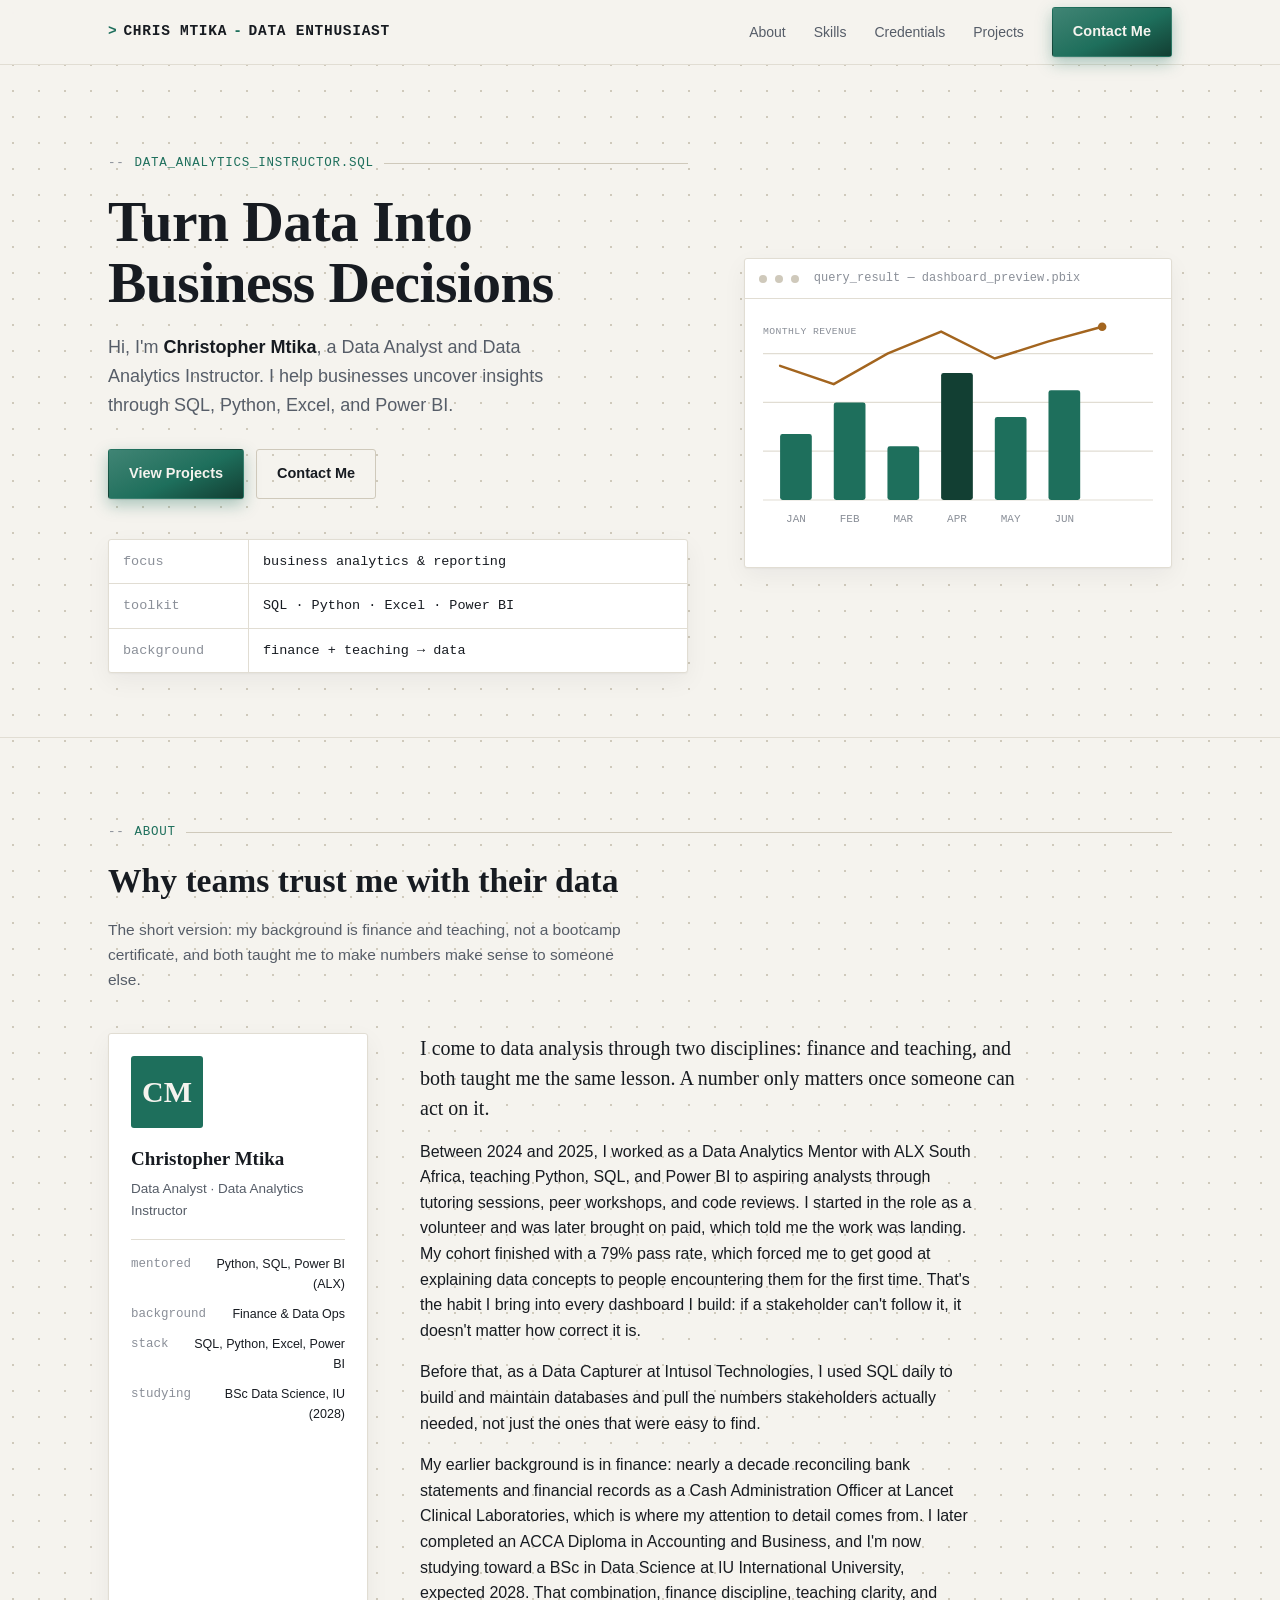
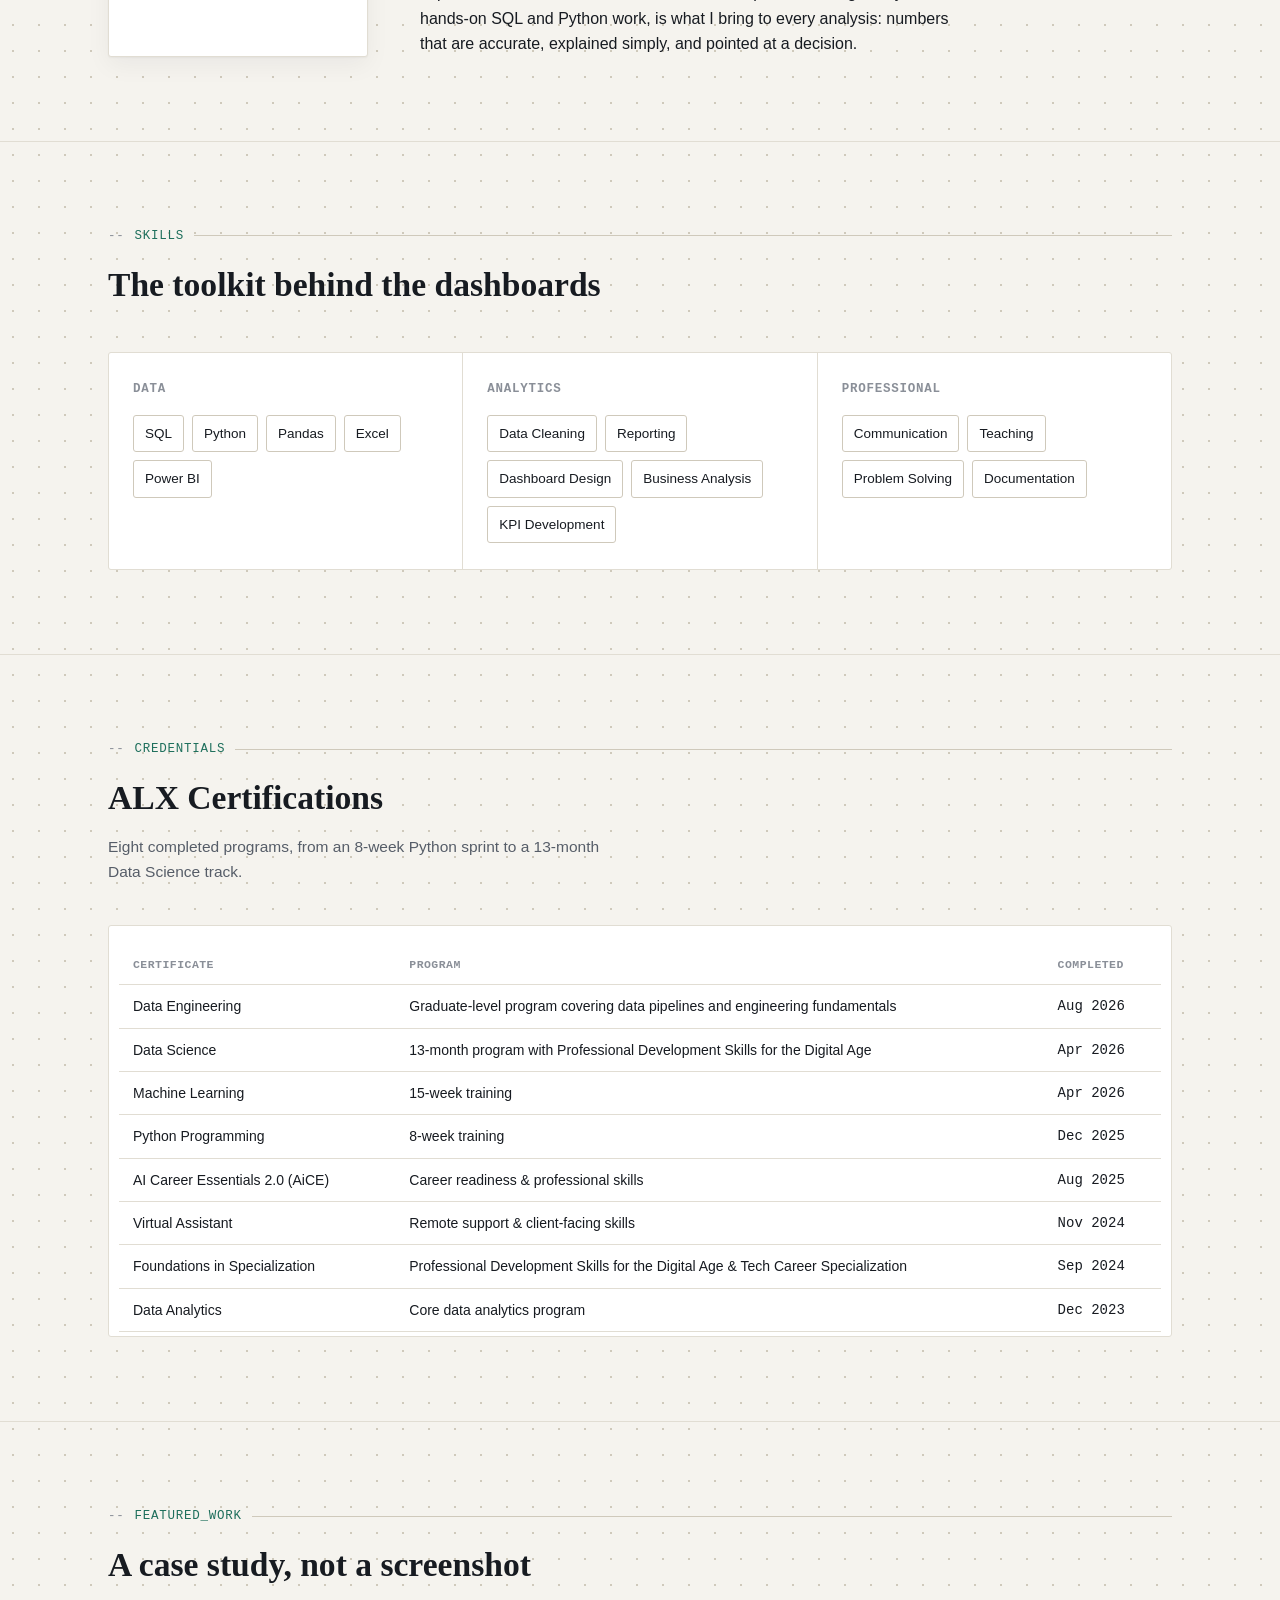
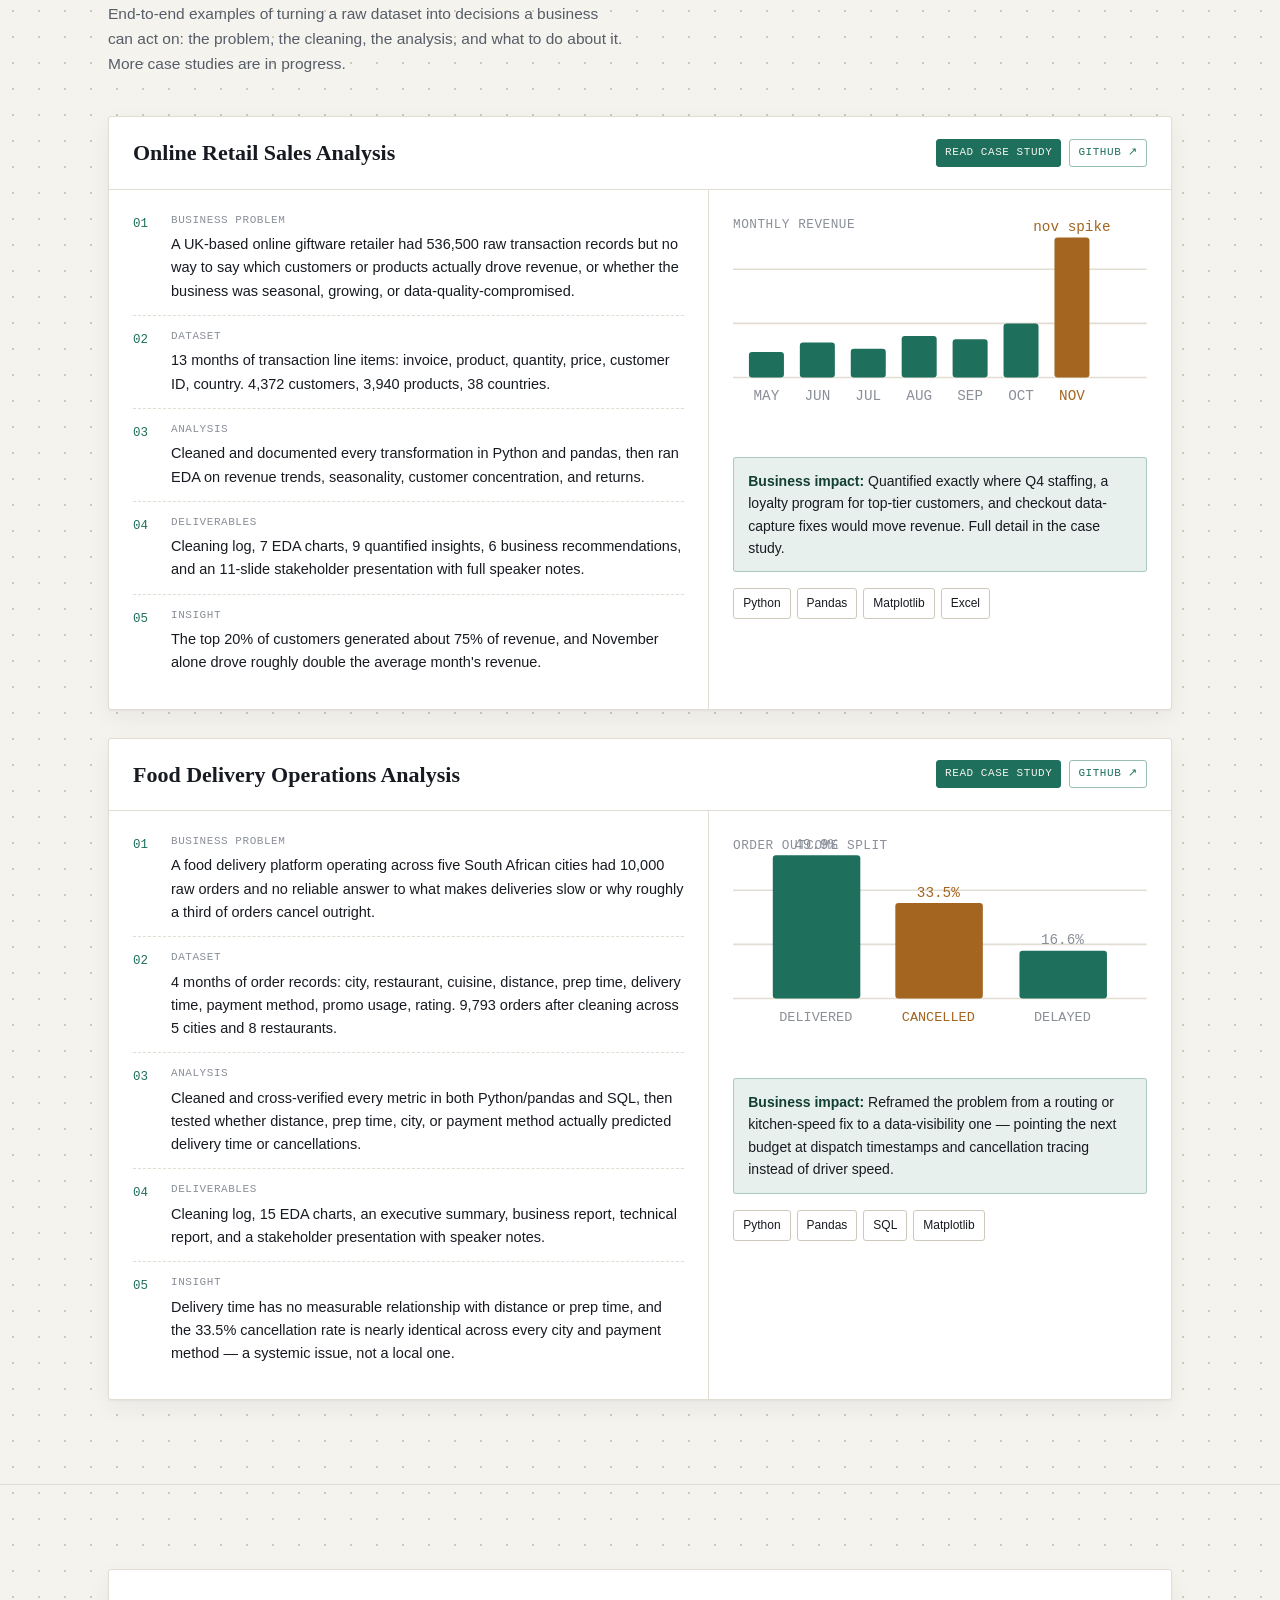
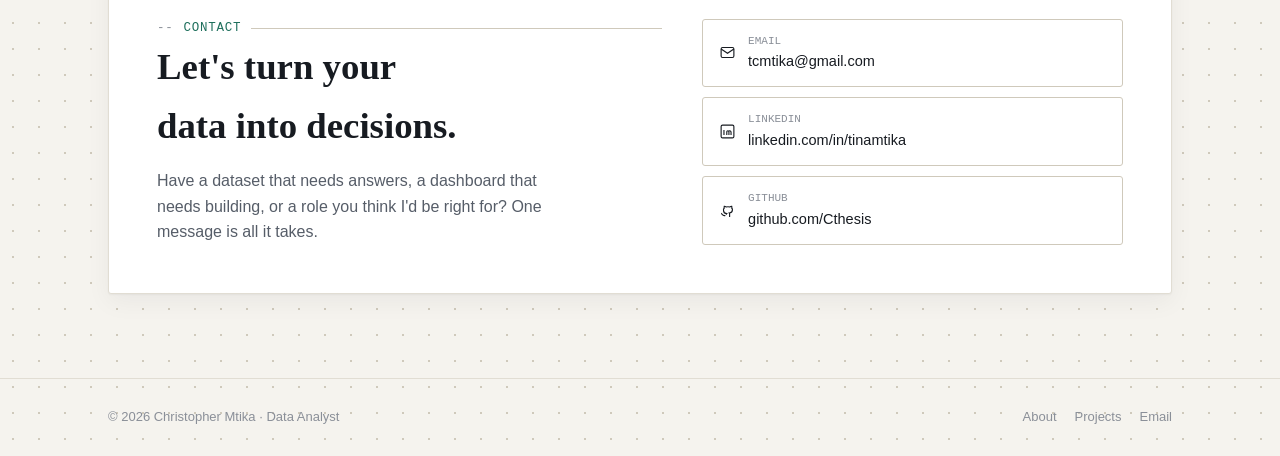
<file: index.html>
<!doctype html>
<html lang="en">
<head>
<meta charset="utf-8" />
<title>Christopher Mtika — Data Analyst</title>
<meta name="description" content="Christopher Mtika is a Data Analyst and Data Analytics Instructor who turns raw datasets into decisions, using SQL, Python, Excel, and Power BI." />
<meta name="viewport" content="width=device-width, initial-scale=1" />
<link rel="canonical" href="https://cthesis.github.io/" />
<meta property="og:type" content="website" />
<meta property="og:title" content="Christopher Mtika — Data Analyst" />
<meta property="og:description" content="Data Analyst and Data Analytics Instructor who turns raw datasets into decisions." />
<meta property="og:url" content="https://cthesis.github.io/" />
<meta name="theme-color" content="#1e6f5c" />
<link rel="stylesheet" href="assets/css/style.css" />
</head>
<body>

<a class="skip-link" href="#top">Skip to content</a>

<header class="site">
  <div class="wrap nav">
    <a href="#top" class="brand"><span class="dot">&gt;</span> chris mtika <span class="dot">-</span> data enthusiast</a>
    <input type="checkbox" id="navToggle" />
    <nav class="navlinks">
      <a href="#about">About</a>
      <a href="#skills">Skills</a>
      <a href="#credentials">Credentials</a>
      <a href="#projects">Projects</a>
      <a href="#contact" class="btn btn-primary cta">Contact Me</a>
    </nav>
    <label for="navToggle" class="hamburger" aria-label="Toggle menu">
      <svg width="18" height="14" viewBox="0 0 18 14" fill="none"><path d="M0 1h18M0 7h18M0 13h18" stroke="currentColor" stroke-width="1.6"/></svg>
    </label>
  </div>
</header>

<main id="top">
  <!-- ================= HERO ================= -->
  <section class="hero">
    <div class="wrap hero-grid">
      <div class="reveal">
        <p class="eyebrow">data_analytics_instructor.sql<span class="rule"></span></p>
        <h1>Turn Data Into Business Decisions</h1>
        <p class="lede">Hi, I'm <strong>Christopher Mtika</strong>, a Data Analyst and Data Analytics Instructor. I help businesses uncover insights through SQL, Python, Excel, and Power BI.</p>
        <div class="hero-actions">
          <a href="#projects" class="btn btn-primary">View Projects</a>
          <a href="#contact" class="btn btn-ghost">Contact Me</a>
        </div>

        <div class="config-strip mono">
          <div class="row"><div class="key">focus</div><div class="val">business analytics &amp; reporting</div></div>
          <div class="row"><div class="key">toolkit</div><div class="val">SQL · Python · Excel · Power BI</div></div>
          <div class="row"><div class="key">background</div><div class="val">finance + teaching &rarr; data</div></div>
        </div>
      </div>

      <div class="mock reveal" aria-hidden="true">
        <div class="bar"><span class="chip"></span><span class="chip"></span><span class="chip"></span>&nbsp;query_result — dashboard_preview.pbix</div>
        <div class="body">
          <svg viewBox="0 0 320 190" xmlns="http://www.w3.org/2000/svg">
            <text x="0" y="14" class="mono" font-size="8" letter-spacing="0.04em" fill="var(--ink-faint)">MONTHLY REVENUE</text>
            <line x1="0" y1="150" x2="320" y2="150" stroke="var(--line)" stroke-width="1"/>
            <line x1="0" y1="110" x2="320" y2="110" stroke="var(--line)" stroke-width="1"/>
            <line x1="0" y1="70" x2="320" y2="70" stroke="var(--line)" stroke-width="1"/>
            <line x1="0" y1="30" x2="320" y2="30" stroke="var(--line)" stroke-width="1"/>
            <g fill="var(--accent)">
              <rect x="14" y="96" width="26" height="54" rx="2"/>
              <rect x="58" y="70" width="26" height="80" rx="2"/>
              <rect x="102" y="106" width="26" height="44" rx="2"/>
              <rect x="146" y="46" width="26" height="104" rx="2" fill="var(--accent-strong)"/>
              <rect x="190" y="82" width="26" height="68" rx="2"/>
              <rect x="234" y="60" width="26" height="90" rx="2"/>
            </g>
            <text x="27" y="168" text-anchor="middle" class="mono" font-size="9" fill="var(--ink-faint)">JAN</text>
            <text x="71" y="168" text-anchor="middle" class="mono" font-size="9" fill="var(--ink-faint)">FEB</text>
            <text x="115" y="168" text-anchor="middle" class="mono" font-size="9" fill="var(--ink-faint)">MAR</text>
            <text x="159" y="168" text-anchor="middle" class="mono" font-size="9" fill="var(--ink-faint)">APR</text>
            <text x="203" y="168" text-anchor="middle" class="mono" font-size="9" fill="var(--ink-faint)">MAY</text>
            <text x="247" y="168" text-anchor="middle" class="mono" font-size="9" fill="var(--ink-faint)">JUN</text>
            <path d="M14 40 L58 55 L102 30 L146 12 L190 34 L234 20 L278 8" fill="none" stroke="var(--tag-amber)" stroke-width="2" stroke-linecap="round"/>
            <circle cx="278" cy="8" r="3.5" fill="var(--tag-amber)"/>
          </svg>
        </div>
      </div>
    </div>
  </section>

  <!-- ================= ABOUT ================= -->
  <section class="section" id="about">
    <div class="wrap">
      <div class="section-head reveal">
        <p class="eyebrow">about<span class="rule"></span></p>
        <h2 class="section-title">Why teams trust me with their data</h2>
        <p class="section-sub">The short version: my background is finance and teaching, not a bootcamp certificate, and both taught me to make numbers make sense to someone else.</p>
      </div>

      <div class="about-grid">
        <div class="id-card reveal">
          <div class="id-mono">CM</div>
          <div class="name">Christopher Mtika</div>
          <div class="role">Data Analyst · Data Analytics Instructor</div>
          <ul class="facts">
            <li><span class="k">mentored</span><span class="v">Python, SQL, Power BI (ALX)</span></li>
            <li><span class="k">background</span><span class="v">Finance &amp; Data Ops</span></li>
            <li><span class="k">stack</span><span class="v">SQL, Python, Excel, Power BI</span></li>
            <li><span class="k">studying</span><span class="v">BSc Data Science, IU (2028)</span></li>
          </ul>
        </div>

        <div class="about-copy reveal">
          <p class="lead">I come to data analysis through two disciplines: finance and teaching, and both taught me the same lesson. A number only matters once someone can act on it.</p>
          <p>Between 2024 and 2025, I worked as a Data Analytics Mentor with ALX South Africa, teaching Python, SQL, and Power BI to aspiring analysts through tutoring sessions, peer workshops, and code reviews. I started in the role as a volunteer and was later brought on paid, which told me the work was landing. My cohort finished with a 79% pass rate, which forced me to get good at explaining data concepts to people encountering them for the first time. That's the habit I bring into every dashboard I build: if a stakeholder can't follow it, it doesn't matter how correct it is.</p>
          <p>Before that, as a Data Capturer at Intusol Technologies, I used SQL daily to build and maintain databases and pull the numbers stakeholders actually needed, not just the ones that were easy to find.</p>
          <p>My earlier background is in finance: nearly a decade reconciling bank statements and financial records as a Cash Administration Officer at Lancet Clinical Laboratories, which is where my attention to detail comes from. I later completed an ACCA Diploma in Accounting and Business, and I'm now studying toward a BSc in Data Science at IU International University, expected 2028. That combination, finance discipline, teaching clarity, and hands-on SQL and Python work, is what I bring to every analysis: numbers that are accurate, explained simply, and pointed at a decision.</p>
        </div>
      </div>
    </div>
  </section>

  <!-- ================= SKILLS ================= -->
  <section class="section" id="skills">
    <div class="wrap">
      <div class="section-head reveal">
        <p class="eyebrow">skills<span class="rule"></span></p>
        <h2 class="section-title">The toolkit behind the dashboards</h2>
      </div>

      <div class="skills-grid reveal">
        <div class="skill-col">
          <h3>Data</h3>
          <div class="tag-list">
            <span class="tag">SQL</span><span class="tag">Python</span><span class="tag">Pandas</span><span class="tag">Excel</span><span class="tag">Power BI</span>
          </div>
        </div>
        <div class="skill-col">
          <h3>Analytics</h3>
          <div class="tag-list">
            <span class="tag">Data Cleaning</span><span class="tag">Reporting</span><span class="tag">Dashboard Design</span><span class="tag">Business Analysis</span><span class="tag">KPI Development</span>
          </div>
        </div>
        <div class="skill-col">
          <h3>Professional</h3>
          <div class="tag-list">
            <span class="tag">Communication</span><span class="tag">Teaching</span><span class="tag">Problem Solving</span><span class="tag">Documentation</span>
          </div>
        </div>
      </div>
    </div>
  </section>

  <!-- ================= CREDENTIALS ================= -->
  <section class="section" id="credentials">
    <div class="wrap">
      <div class="section-head reveal">
        <p class="eyebrow">credentials<span class="rule"></span></p>
        <h2 class="section-title">ALX Certifications</h2>
        <p class="section-sub">Eight completed programs, from an 8-week Python sprint to a 13-month Data Science track.</p>
      </div>

      <div class="table-wrap reveal">
        <table class="data-table">
          <thead>
            <tr><th>Certificate</th><th>Program</th><th>Completed</th></tr>
          </thead>
          <tbody>
            <tr><td>Data Engineering</td><td>Graduate-level program covering data pipelines and engineering fundamentals</td><td class="num">Aug 2026</td></tr>
            <tr><td>Data Science</td><td>13-month program with Professional Development Skills for the Digital Age</td><td class="num">Apr 2026</td></tr>
            <tr><td>Machine Learning</td><td>15-week training</td><td class="num">Apr 2026</td></tr>
            <tr><td>Python Programming</td><td>8-week training</td><td class="num">Dec 2025</td></tr>
            <tr><td>AI Career Essentials 2.0 (AiCE)</td><td>Career readiness &amp; professional skills</td><td class="num">Aug 2025</td></tr>
            <tr><td>Virtual Assistant</td><td>Remote support &amp; client-facing skills</td><td class="num">Nov 2024</td></tr>
            <tr><td>Foundations in Specialization</td><td>Professional Development Skills for the Digital Age &amp; Tech Career Specialization</td><td class="num">Sep 2024</td></tr>
            <tr><td>Data Analytics</td><td>Core data analytics program</td><td class="num">Dec 2023</td></tr>
          </tbody>
        </table>
      </div>
    </div>
  </section>

  <!-- ================= PROJECTS ================= -->
  <section class="section" id="projects">
    <div class="wrap">
      <div class="section-head reveal">
        <p class="eyebrow">featured_work<span class="rule"></span></p>
        <h2 class="section-title">A case study, not a screenshot</h2>
        <p class="section-sub">End-to-end examples of turning a raw dataset into decisions a business can act on: the problem, the cleaning, the analysis, and what to do about it. More case studies are in progress.</p>
      </div>

      <article class="project-card reveal">
        <div class="project-top">
          <h3 class="project-name">Online Retail Sales Analysis</h3>
          <div class="project-top-links">
            <a class="case-link solid" href="projects/online-retail-sales-analysis/">Read Case Study</a>
            <a class="case-link" href="https://github.com/Cthesis/online-retail-sales-analysis" target="_blank" rel="noopener">GitHub &#8599;</a>
          </div>
        </div>
        <div class="project-body">
          <div class="project-steps">
            <div class="step"><div class="n">01</div><div><div class="label">Business Problem</div><div class="text">A UK-based online giftware retailer had 536,500 raw transaction records but no way to say which customers or products actually drove revenue, or whether the business was seasonal, growing, or data-quality-compromised.</div></div></div>
            <div class="step"><div class="n">02</div><div><div class="label">Dataset</div><div class="text">13 months of transaction line items: invoice, product, quantity, price, customer ID, country. 4,372 customers, 3,940 products, 38 countries.</div></div></div>
            <div class="step"><div class="n">03</div><div><div class="label">Analysis</div><div class="text">Cleaned and documented every transformation in Python and pandas, then ran EDA on revenue trends, seasonality, customer concentration, and returns.</div></div></div>
            <div class="step"><div class="n">04</div><div><div class="label">Deliverables</div><div class="text">Cleaning log, 7 EDA charts, 9 quantified insights, 6 business recommendations, and an 11-slide stakeholder presentation with full speaker notes.</div></div></div>
            <div class="step"><div class="n">05</div><div><div class="label">Insight</div><div class="text">The top 20% of customers generated about 75% of revenue, and November alone drove roughly double the average month's revenue.</div></div></div>
          </div>
          <div class="project-visual">
            <svg viewBox="0 0 260 144" xmlns="http://www.w3.org/2000/svg">
              <text x="0" y="10" class="mono" font-size="8" letter-spacing="0.04em" fill="var(--ink-faint)">MONTHLY REVENUE</text>
              <line x1="0" y1="104" x2="260" y2="104" stroke="var(--line)" stroke-width="1"/>
              <line x1="0" y1="70" x2="260" y2="70" stroke="var(--line)" stroke-width="1"/>
              <line x1="0" y1="36" x2="260" y2="36" stroke="var(--line)" stroke-width="1"/>
              <g fill="var(--accent)">
                <rect x="10" y="88" width="22" height="16" rx="2"/>
                <rect x="42" y="82" width="22" height="22" rx="2"/>
                <rect x="74" y="86" width="22" height="18" rx="2"/>
                <rect x="106" y="78" width="22" height="26" rx="2"/>
                <rect x="138" y="80" width="22" height="24" rx="2"/>
                <rect x="170" y="70" width="22" height="34" rx="2"/>
                <rect x="202" y="16" width="22" height="88" rx="2" fill="var(--tag-amber)"/>
              </g>
              <text x="21" y="118" text-anchor="middle" class="mono" font-size="9" fill="var(--ink-faint)">MAY</text>
              <text x="53" y="118" text-anchor="middle" class="mono" font-size="9" fill="var(--ink-faint)">JUN</text>
              <text x="85" y="118" text-anchor="middle" class="mono" font-size="9" fill="var(--ink-faint)">JUL</text>
              <text x="117" y="118" text-anchor="middle" class="mono" font-size="9" fill="var(--ink-faint)">AUG</text>
              <text x="149" y="118" text-anchor="middle" class="mono" font-size="9" fill="var(--ink-faint)">SEP</text>
              <text x="181" y="118" text-anchor="middle" class="mono" font-size="9" fill="var(--ink-faint)">OCT</text>
              <text x="213" y="118" text-anchor="middle" class="mono" font-size="9" fill="var(--tag-amber)">NOV</text>
              <text x="213" y="12" text-anchor="middle" class="mono" font-size="9" fill="var(--tag-amber)">nov spike</text>
            </svg>
            <div class="impact-line"><strong>Business impact:</strong> Quantified exactly where Q4 staffing, a loyalty program for top-tier customers, and checkout data-capture fixes would move revenue. Full detail in the case study.</div>
            <div class="tool-row"><span class="tag">Python</span><span class="tag">Pandas</span><span class="tag">Matplotlib</span><span class="tag">Excel</span></div>
          </div>
        </div>
      </article>

      <article class="project-card reveal">
        <div class="project-top">
          <h3 class="project-name">Food Delivery Operations Analysis</h3>
          <div class="project-top-links">
            <a class="case-link solid" href="projects/food-delivery-operations-analysis/">Read Case Study</a>
            <a class="case-link" href="https://github.com/Cthesis/food-delivery-operations-analysis" target="_blank" rel="noopener">GitHub &#8599;</a>
          </div>
        </div>
        <div class="project-body">
          <div class="project-steps">
            <div class="step"><div class="n">01</div><div><div class="label">Business Problem</div><div class="text">A food delivery platform operating across five South African cities had 10,000 raw orders and no reliable answer to what makes deliveries slow or why roughly a third of orders cancel outright.</div></div></div>
            <div class="step"><div class="n">02</div><div><div class="label">Dataset</div><div class="text">4 months of order records: city, restaurant, cuisine, distance, prep time, delivery time, payment method, promo usage, rating. 9,793 orders after cleaning across 5 cities and 8 restaurants.</div></div></div>
            <div class="step"><div class="n">03</div><div><div class="label">Analysis</div><div class="text">Cleaned and cross-verified every metric in both Python/pandas and SQL, then tested whether distance, prep time, city, or payment method actually predicted delivery time or cancellations.</div></div></div>
            <div class="step"><div class="n">04</div><div><div class="label">Deliverables</div><div class="text">Cleaning log, 15 EDA charts, an executive summary, business report, technical report, and a stakeholder presentation with speaker notes.</div></div></div>
            <div class="step"><div class="n">05</div><div><div class="label">Insight</div><div class="text">Delivery time has no measurable relationship with distance or prep time, and the 33.5% cancellation rate is nearly identical across every city and payment method — a systemic issue, not a local one.</div></div></div>
          </div>
          <div class="project-visual">
            <svg viewBox="0 0 260 144" xmlns="http://www.w3.org/2000/svg">
              <text x="0" y="10" class="mono" font-size="8" letter-spacing="0.04em" fill="var(--ink-faint)">ORDER OUTCOME SPLIT</text>
              <line x1="0" y1="104" x2="260" y2="104" stroke="var(--line)" stroke-width="1"/>
              <line x1="0" y1="70" x2="260" y2="70" stroke="var(--line)" stroke-width="1"/>
              <line x1="0" y1="36" x2="260" y2="36" stroke="var(--line)" stroke-width="1"/>
              <g fill="var(--accent)">
                <rect x="25" y="14" width="55" height="90" rx="2"/>
                <rect x="180" y="74" width="55" height="30" rx="2"/>
              </g>
              <rect x="102" y="44" width="55" height="60" rx="2" fill="var(--tag-amber)"/>
              <text x="52" y="10" text-anchor="middle" class="mono" font-size="9" fill="var(--ink-faint)">49.9%</text>
              <text x="129" y="40" text-anchor="middle" class="mono" font-size="9" fill="var(--tag-amber)">33.5%</text>
              <text x="207" y="70" text-anchor="middle" class="mono" font-size="9" fill="var(--ink-faint)">16.6%</text>
              <text x="52" y="118" text-anchor="middle" class="mono" font-size="8.5" fill="var(--ink-faint)">DELIVERED</text>
              <text x="129" y="118" text-anchor="middle" class="mono" font-size="8.5" fill="var(--tag-amber)">CANCELLED</text>
              <text x="207" y="118" text-anchor="middle" class="mono" font-size="8.5" fill="var(--ink-faint)">DELAYED</text>
            </svg>
            <div class="impact-line"><strong>Business impact:</strong> Reframed the problem from a routing or kitchen-speed fix to a data-visibility one — pointing the next budget at dispatch timestamps and cancellation tracing instead of driver speed.</div>
            <div class="tool-row"><span class="tag">Python</span><span class="tag">Pandas</span><span class="tag">SQL</span><span class="tag">Matplotlib</span></div>
          </div>
        </div>
      </article>
    </div>
  </section>

  <!-- ================= CONTACT ================= -->
  <section class="section contact" id="contact">
    <div class="wrap">
      <div class="contact-box reveal">
        <div>
          <p class="eyebrow">contact<span class="rule"></span></p>
          <h2>Let's turn your data into decisions.</h2>
          <p class="sub">Have a dataset that needs answers, a dashboard that needs building, or a role you think I'd be right for? One message is all it takes.</p>
        </div>
        <div class="contact-actions">
          <a class="contact-link" href="mailto:tcmtika@gmail.com">
            <svg viewBox="0 0 24 24" fill="none" stroke="currentColor" stroke-width="1.6"><rect x="3" y="5" width="18" height="14" rx="2"/><path d="M3 7l9 6 9-6"/></svg>
            <span><span class="lbl">Email</span>tcmtika@gmail.com</span>
          </a>
          <a class="contact-link" href="https://www.linkedin.com/in/tinamtika" target="_blank" rel="noopener">
            <svg viewBox="0 0 24 24" fill="none" stroke="currentColor" stroke-width="1.6"><rect x="3" y="3" width="18" height="18" rx="2"/><path d="M7 10v7M7 7v.01M11 17v-4.5a1.5 1.5 0 0 1 3 0V17M17 17v-4a2 2 0 0 0-3-1.73"/></svg>
            <span><span class="lbl">LinkedIn</span>linkedin.com/in/tinamtika</span>
          </a>
          <a class="contact-link" href="https://github.com/Cthesis" target="_blank" rel="noopener">
            <svg viewBox="0 0 24 24" fill="none" stroke="currentColor" stroke-width="1.6"><path d="M9 19c-4.3 1.4-4.3-2.5-6-3m12 5v-3.5c0-1 .1-1.4-.5-2 2-.2 4.5-1 4.5-4.5a3.5 3.5 0 0 0-1-2.5c.1-.2.4-1.2-.1-2.5 0 0-.8-.3-2.7 1a9.4 9.4 0 0 0-5 0c-1.9-1.3-2.7-1-2.7-1-.5 1.3-.2 2.3-.1 2.5A3.5 3.5 0 0 0 6.4 12c0 3.5 2.5 4.3 4.5 4.5-.4.4-.5.9-.5 1.5"/></svg>
            <span><span class="lbl">GitHub</span>github.com/Cthesis</span>
          </a>
        </div>
      </div>
    </div>
  </section>
</main>

<footer>
  <div class="wrap footer-row">
    <span>&copy; 2026 Christopher Mtika · Data Analyst</span>
    <div class="footer-links">
      <a href="#about">About</a>
      <a href="#projects">Projects</a>
      <a href="mailto:tcmtika@gmail.com">Email</a>
    </div>
  </div>
</footer>

<script src="assets/js/main.js"></script>
</body>
</html>
</file>
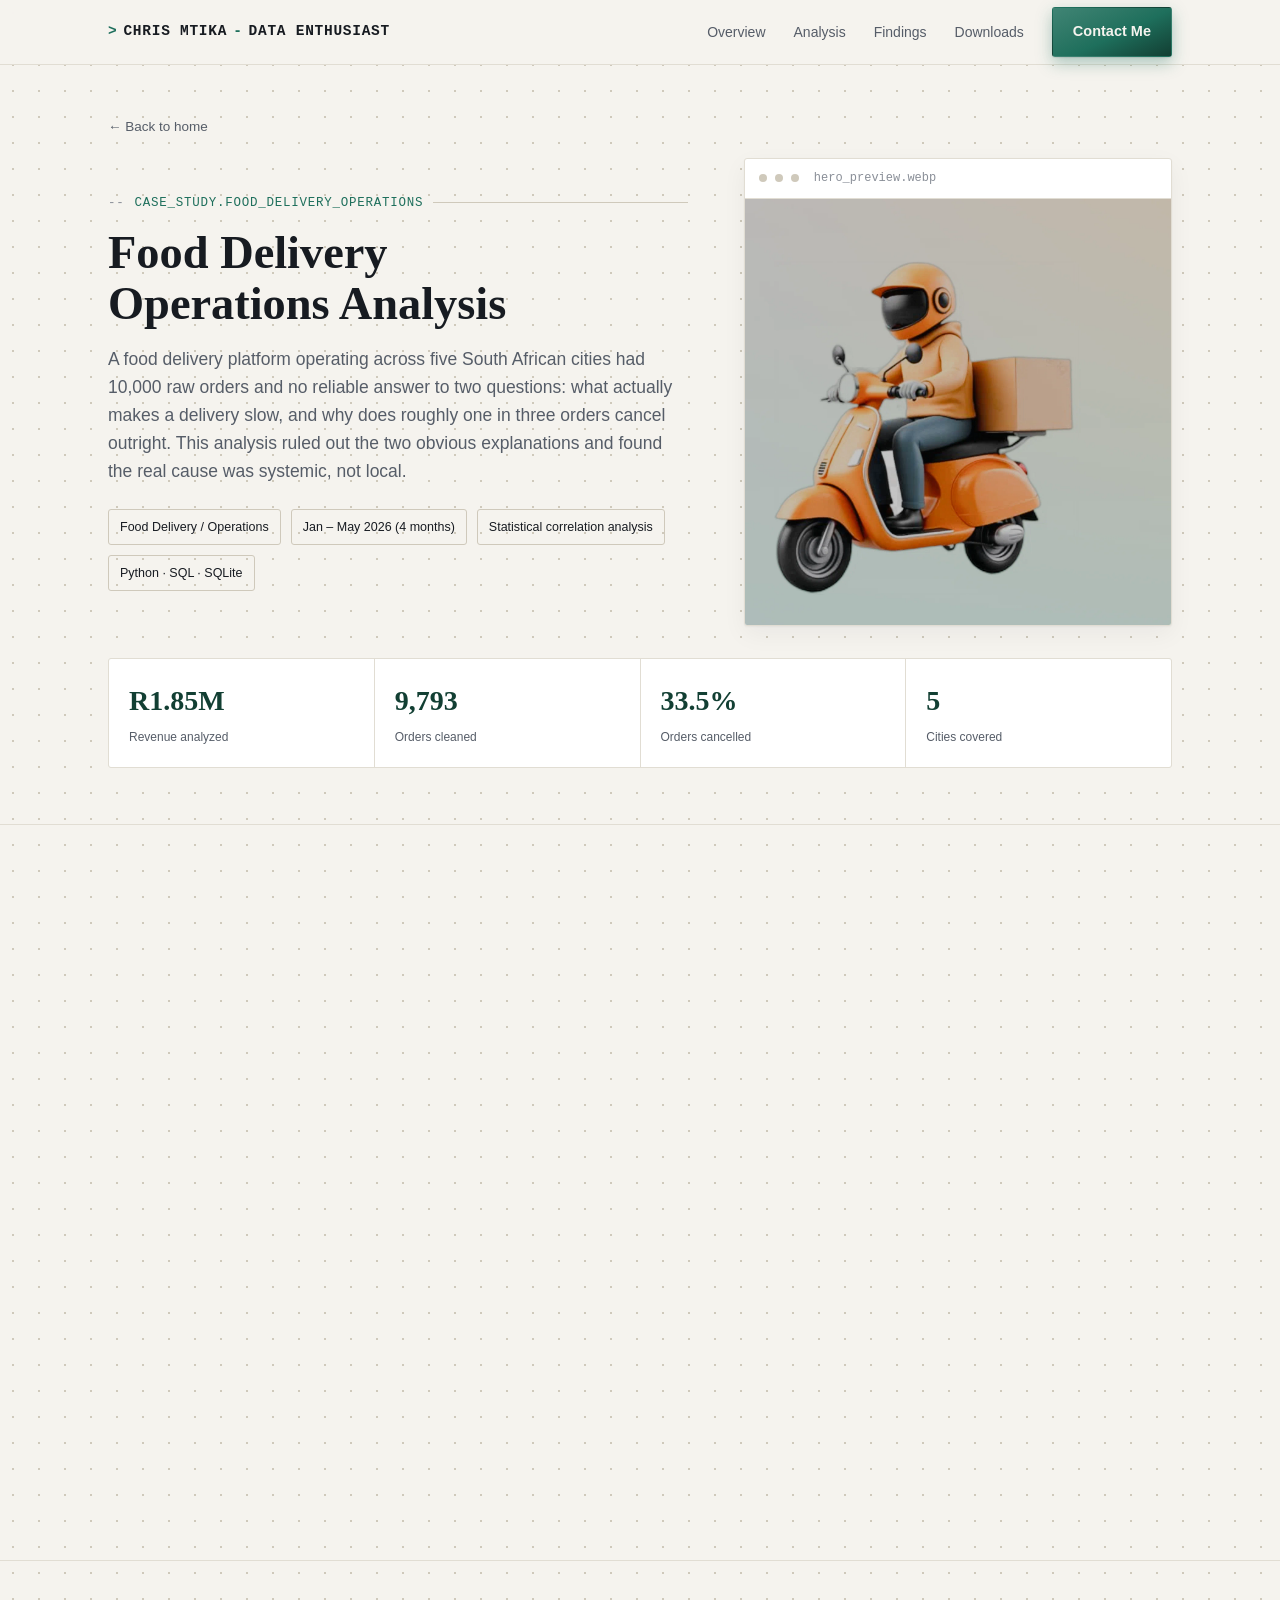
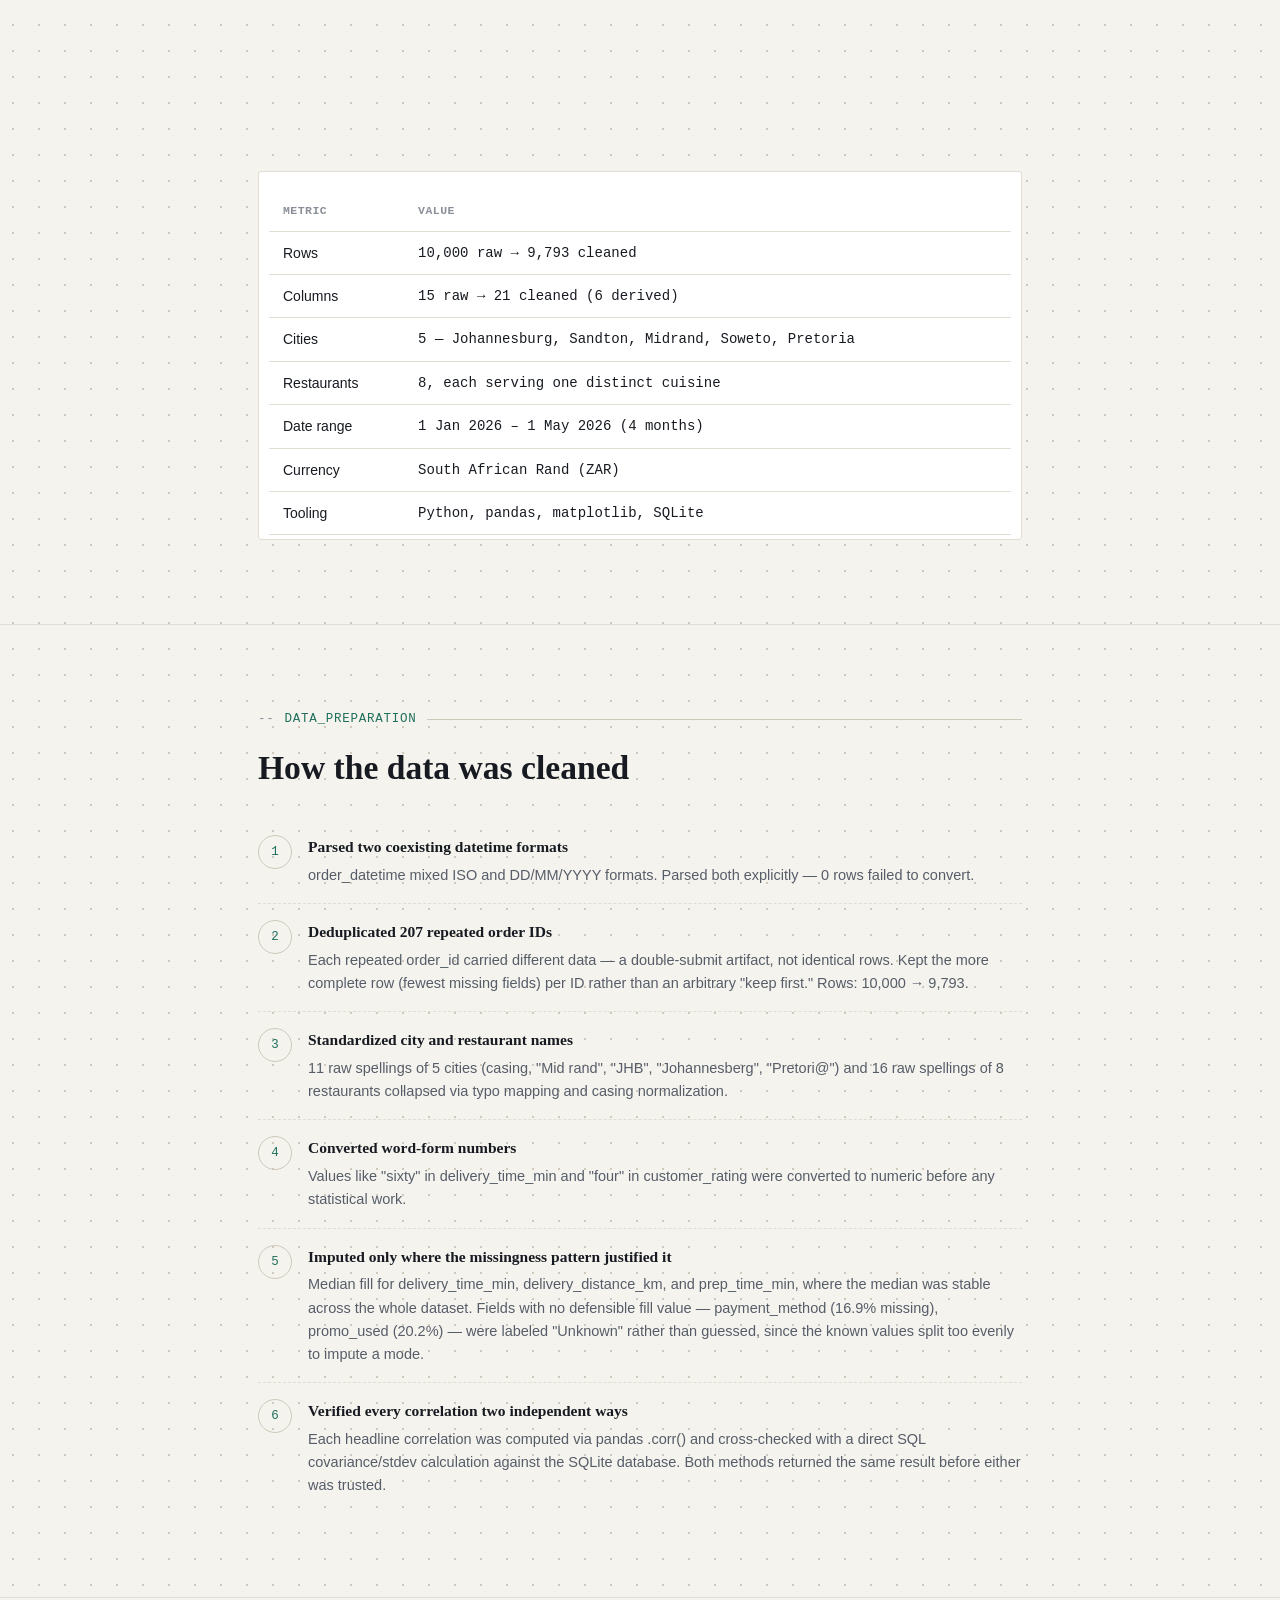
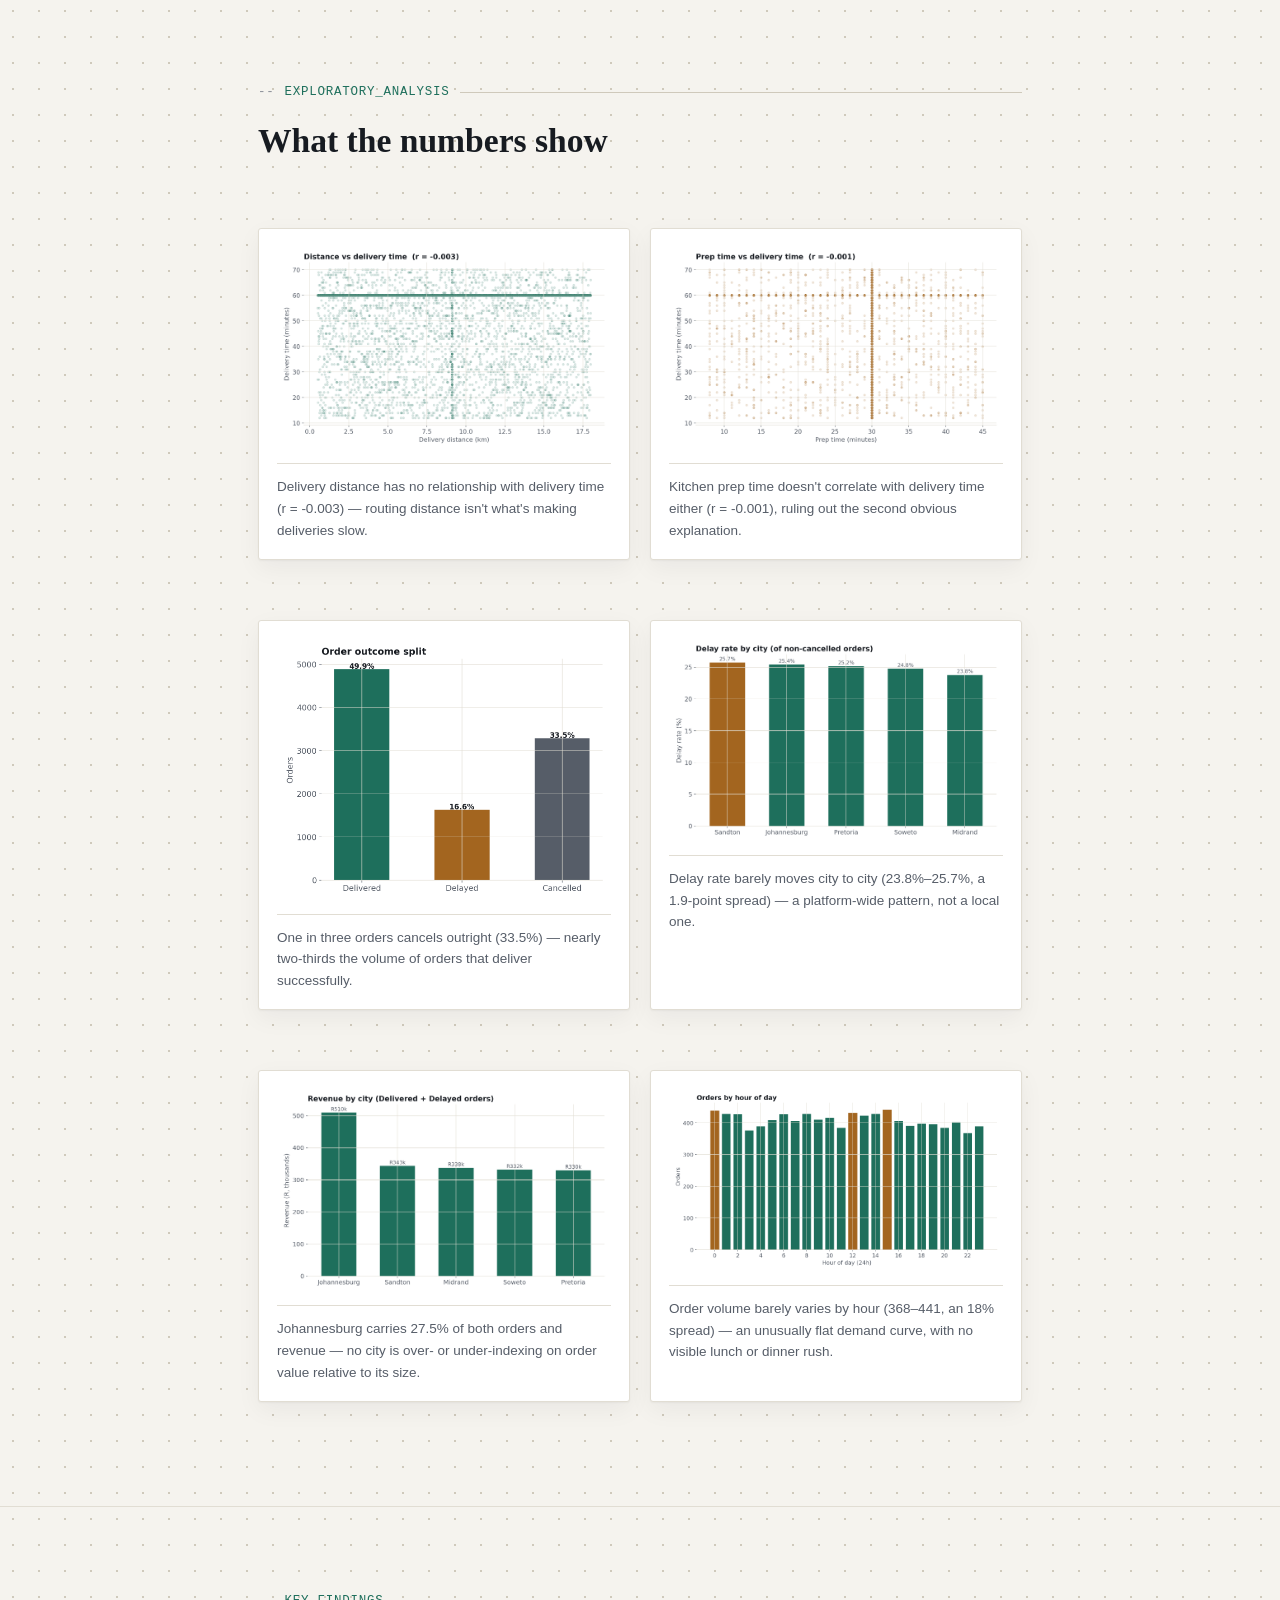
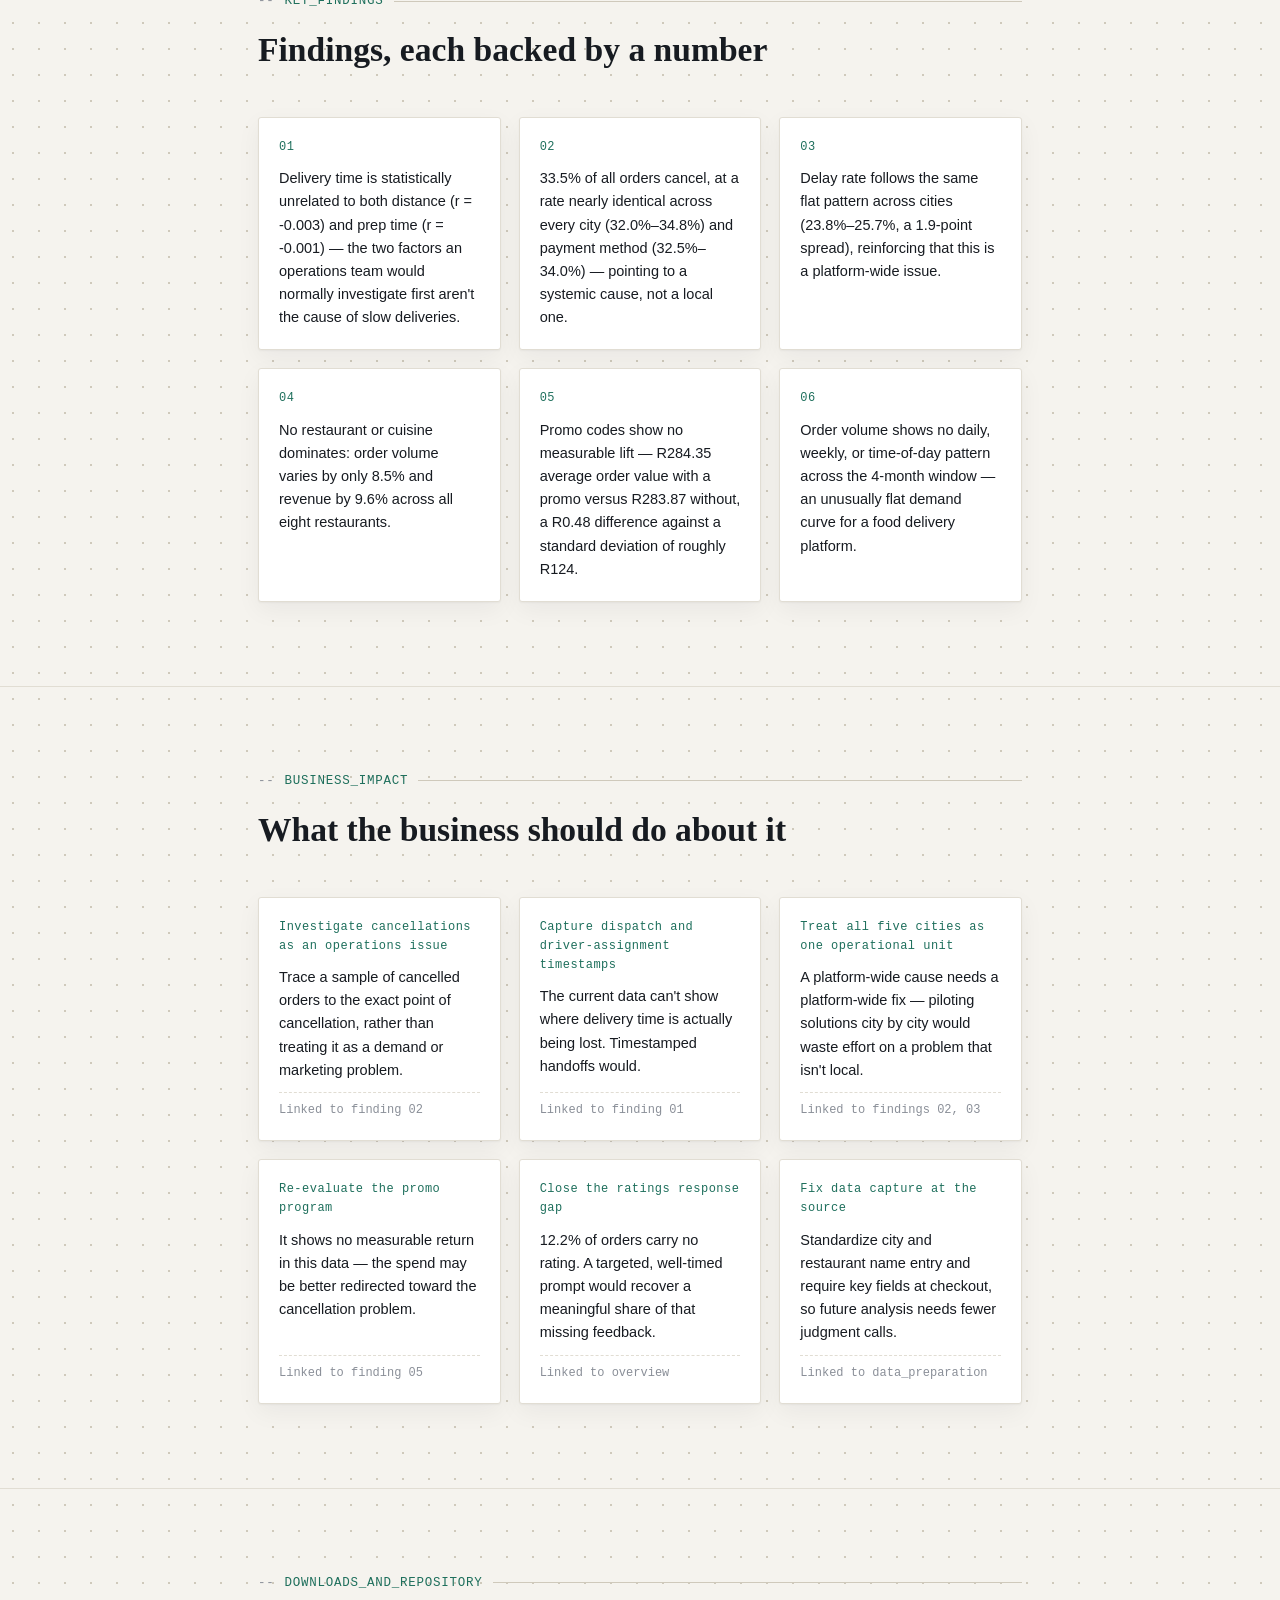
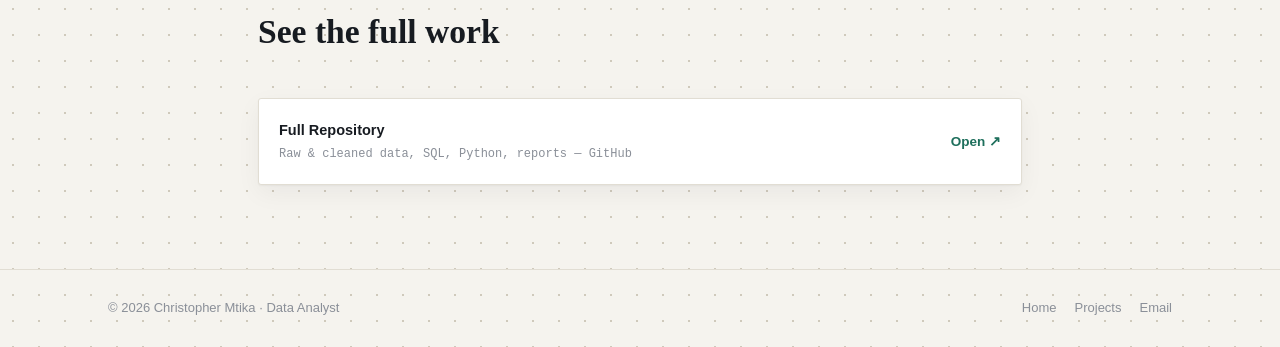
<file: projects/food-delivery-operations-analysis/index.html>
<!doctype html>
<html lang="en">
<head>
<meta charset="utf-8" />
<title>Food Delivery Operations Analysis — Case Study — Christopher Mtika</title>
<meta name="description" content="Why do a third of food delivery orders cancel, and what actually makes a delivery slow? A full analysis of 10,000 orders across five South African cities." />
<meta name="viewport" content="width=device-width, initial-scale=1" />
<meta name="robots" content="noindex" />
<link rel="stylesheet" href="../../assets/css/style.css" />
</head>
<body>

<a class="skip-link" href="#main-content">Skip to content</a>

<header class="site">
  <div class="wrap nav">
    <a href="../../#top" class="brand"><span class="dot">&gt;</span> chris mtika <span class="dot">-</span> data enthusiast</a>
    <input type="checkbox" id="navToggle" />
    <nav class="navlinks">
      <a href="#overview">Overview</a>
      <a href="#analysis">Analysis</a>
      <a href="#findings">Findings</a>
      <a href="#downloads">Downloads</a>
      <a href="../../#contact" class="btn btn-primary cta">Contact Me</a>
    </nav>
    <label for="navToggle" class="hamburger" aria-label="Toggle menu">
      <svg width="18" height="14" viewBox="0 0 18 14" fill="none"><path d="M0 1h18M0 7h18M0 13h18" stroke="currentColor" stroke-width="1.6"/></svg>
    </label>
  </div>
</header>

<main id="main-content">

  <section class="case-hero">
    <div class="wrap">
      <a class="back-link reveal" href="../../#projects">&larr; Back to home</a>

      <div class="hero-grid">
        <div class="reveal">
          <p class="eyebrow">case_study.food_delivery_operations<span class="rule"></span></p>
          <h1>Food Delivery Operations Analysis</h1>
          <p class="summary">A food delivery platform operating across five South African cities had 10,000 raw orders and no reliable answer to two questions: what actually makes a delivery slow, and why does roughly one in three orders cancel outright. This analysis ruled out the two obvious explanations and found the real cause was systemic, not local.</p>

          <div class="case-meta">
            <span class="tag">Food Delivery / Operations</span>
            <span class="tag">Jan – May 2026 (4 months)</span>
            <span class="tag">Statistical correlation analysis</span>
            <span class="tag">Python · SQL · SQLite</span>
          </div>
        </div>

        <div class="mock reveal" aria-hidden="true">
          <div class="bar"><span class="chip"></span><span class="chip"></span><span class="chip"></span>&nbsp;hero_preview.webp</div>
          <div class="body flush">
            <img src="../../assets/img/food-delivery-operations-analysis/hero-parallax.webp" alt="" loading="lazy" width="1400" height="1400" />
          </div>
        </div>
      </div>

      <div class="metric-row reveal">
        <div class="metric-card"><div class="num">R<span data-count-to="1.85" data-decimals="2" data-suffix="M">0</span></div><div class="lbl">Revenue analyzed</div></div>
        <div class="metric-card"><div class="num"><span data-count-to="9793" data-suffix="">0</span></div><div class="lbl">Orders cleaned</div></div>
        <div class="metric-card"><div class="num"><span data-count-to="33.5" data-decimals="1" data-suffix="%">0</span></div><div class="lbl">Orders cancelled</div></div>
        <div class="metric-card"><div class="num"><span data-count-to="5" data-suffix="">0</span></div><div class="lbl">Cities covered</div></div>
      </div>
    </div>
  </section>

  <section class="section" id="overview">
    <div class="wrap-narrow">
      <div class="section-head reveal">
        <p class="eyebrow">executive_summary<span class="rule"></span></p>
        <h2 class="section-title">The business problem, in plain terms</h2>
      </div>
      <div class="prose reveal">
        <p>A food delivery platform operating across Johannesburg, Sandton, Midrand, Soweto, and Pretoria had four months of order history and two operational questions nobody could answer with confidence: why do deliveries run slow, and why does roughly a third of every order get cancelled? The instinct on both was to blame the obvious suspects — delivery distance and kitchen prep time for the first, and city- or payment-specific issues for the second.</p>
        <p>Neither instinct held up. Delivery time turned out to have no measurable relationship with distance or prep time at all — both correlations were statistically indistinguishable from zero, verified two independent ways. And the 33.5% cancellation rate was nearly identical across every city and every payment method, which rules out a local explanation and points to something systemic in how the platform operates.</p>
        <p>That reframes the problem entirely. This isn't a routing or kitchen-speed issue that a faster driver or a faster kitchen would fix — it's a data-visibility problem. The platform doesn't currently capture the handoff points (dispatch, driver assignment) where delivery time is actually being lost, or the reason orders cancel in the first place. Closing those two blind spots is the highest-value next step, detailed in the recommendations below.</p>
      </div>
    </div>
  </section>

  <section class="section" id="data">
    <div class="wrap-narrow">
      <div class="section-head reveal">
        <p class="eyebrow">data_sources<span class="rule"></span></p>
        <h2 class="section-title">What the data looked like going in</h2>
      </div>
      <div class="table-wrap reveal">
        <table class="data-table">
          <thead><tr><th>Metric</th><th>Value</th></tr></thead>
          <tbody>
            <tr><td>Rows</td><td class="num">10,000 raw &rarr; 9,793 cleaned</td></tr>
            <tr><td>Columns</td><td class="num">15 raw &rarr; 21 cleaned (6 derived)</td></tr>
            <tr><td>Cities</td><td class="num">5 — Johannesburg, Sandton, Midrand, Soweto, Pretoria</td></tr>
            <tr><td>Restaurants</td><td class="num">8, each serving one distinct cuisine</td></tr>
            <tr><td>Date range</td><td class="num">1 Jan 2026 – 1 May 2026 (4 months)</td></tr>
            <tr><td>Currency</td><td class="num">South African Rand (ZAR)</td></tr>
            <tr><td>Tooling</td><td class="num">Python, pandas, matplotlib, SQLite</td></tr>
          </tbody>
        </table>
      </div>
    </div>
  </section>

  <section class="section" id="cleaning">
    <div class="wrap-narrow">
      <div class="section-head reveal">
        <p class="eyebrow">data_preparation<span class="rule"></span></p>
        <h2 class="section-title">How the data was cleaned</h2>
      </div>
      <div class="process-timeline reveal">
        <div class="process-step"><div class="idx">1</div><div><h3>Parsed two coexisting datetime formats</h3><p>order_datetime mixed ISO and DD/MM/YYYY formats. Parsed both explicitly — 0 rows failed to convert.</p></div></div>
        <div class="process-step"><div class="idx">2</div><div><h3>Deduplicated 207 repeated order IDs</h3><p>Each repeated order_id carried different data — a double-submit artifact, not identical rows. Kept the more complete row (fewest missing fields) per ID rather than an arbitrary "keep first." Rows: 10,000 &rarr; 9,793.</p></div></div>
        <div class="process-step"><div class="idx">3</div><div><h3>Standardized city and restaurant names</h3><p>11 raw spellings of 5 cities (casing, "Mid rand", "JHB", "Johannesberg", "Pretori@") and 16 raw spellings of 8 restaurants collapsed via typo mapping and casing normalization.</p></div></div>
        <div class="process-step"><div class="idx">4</div><div><h3>Converted word-form numbers</h3><p>Values like "sixty" in delivery_time_min and "four" in customer_rating were converted to numeric before any statistical work.</p></div></div>
        <div class="process-step"><div class="idx">5</div><div><h3>Imputed only where the missingness pattern justified it</h3><p>Median fill for delivery_time_min, delivery_distance_km, and prep_time_min, where the median was stable across the whole dataset. Fields with no defensible fill value — payment_method (16.9% missing), promo_used (20.2%) — were labeled "Unknown" rather than guessed, since the known values split too evenly to impute a mode.</p></div></div>
        <div class="process-step"><div class="idx">6</div><div><h3>Verified every correlation two independent ways</h3><p>Each headline correlation was computed via pandas .corr() and cross-checked with a direct SQL covariance/stdev calculation against the SQLite database. Both methods returned the same result before either was trusted.</p></div></div>
      </div>
    </div>
  </section>

  <section class="section" id="analysis">
    <div class="wrap-narrow">
      <div class="section-head reveal">
        <p class="eyebrow">exploratory_analysis<span class="rule"></span></p>
        <h2 class="section-title">What the numbers show</h2>
      </div>
      <div class="chart-grid">
        <figure class="chart-figure reveal">
          <img src="../../assets/img/food-delivery-operations-analysis/chart-distance-vs-time.png" alt="Scatter plot of delivery distance versus delivery time, showing no visible relationship, r equals negative 0.003" loading="lazy" width="1600" height="1200" />
          <figcaption>Delivery distance has no relationship with delivery time (r = -0.003) — routing distance isn't what's making deliveries slow.</figcaption>
        </figure>
        <figure class="chart-figure reveal">
          <img src="../../assets/img/food-delivery-operations-analysis/chart-prep-vs-time.png" alt="Scatter plot of kitchen prep time versus delivery time, showing no visible relationship, r equals negative 0.001" loading="lazy" width="1600" height="1200" />
          <figcaption>Kitchen prep time doesn't correlate with delivery time either (r = -0.001), ruling out the second obvious explanation.</figcaption>
        </figure>
        <figure class="chart-figure reveal">
          <img src="../../assets/img/food-delivery-operations-analysis/chart-order-status.png" alt="Bar chart of order outcomes: 49.9 percent delivered, 33.5 percent cancelled, 16.6 percent delayed" loading="lazy" width="1250" height="1000" />
          <figcaption>One in three orders cancels outright (33.5%) — nearly two-thirds the volume of orders that deliver successfully.</figcaption>
        </figure>
        <figure class="chart-figure reveal">
          <img src="../../assets/img/food-delivery-operations-analysis/chart-city-delay-rate.png" alt="Bar chart of delay rate by city, ranging narrowly from 23.8 percent to 25.7 percent" loading="lazy" width="1600" height="1000" />
          <figcaption>Delay rate barely moves city to city (23.8%–25.7%, a 1.9-point spread) — a platform-wide pattern, not a local one.</figcaption>
        </figure>
        <figure class="chart-figure reveal">
          <img src="../../assets/img/food-delivery-operations-analysis/chart-revenue-by-city.png" alt="Bar chart of revenue by city, with Johannesburg at R510k and the remaining four cities clustered between R330k and R343k" loading="lazy" width="1600" height="1000" />
          <figcaption>Johannesburg carries 27.5% of both orders and revenue — no city is over- or under-indexing on order value relative to its size.</figcaption>
        </figure>
        <figure class="chart-figure reveal">
          <img src="../../assets/img/food-delivery-operations-analysis/chart-hour-of-day.png" alt="Bar chart of orders by hour of day, showing a flat distribution between 368 and 441 orders with no lunch or dinner peak" loading="lazy" width="1800" height="1000" />
          <figcaption>Order volume barely varies by hour (368–441, an 18% spread) — an unusually flat demand curve, with no visible lunch or dinner rush.</figcaption>
        </figure>
      </div>
    </div>
  </section>

  <section class="section" id="findings">
    <div class="wrap-narrow">
      <div class="section-head reveal">
        <p class="eyebrow">key_findings<span class="rule"></span></p>
        <h2 class="section-title">Findings, each backed by a number</h2>
      </div>
      <div class="card-grid">
        <div class="insight-card reveal"><div class="idx">01</div><p>Delivery time is statistically unrelated to both distance (r = -0.003) and prep time (r = -0.001) — the two factors an operations team would normally investigate first aren't the cause of slow deliveries.</p></div>
        <div class="insight-card reveal"><div class="idx">02</div><p>33.5% of all orders cancel, at a rate nearly identical across every city (32.0%–34.8%) and payment method (32.5%–34.0%) — pointing to a systemic cause, not a local one.</p></div>
        <div class="insight-card reveal"><div class="idx">03</div><p>Delay rate follows the same flat pattern across cities (23.8%–25.7%, a 1.9-point spread), reinforcing that this is a platform-wide issue.</p></div>
        <div class="insight-card reveal"><div class="idx">04</div><p>No restaurant or cuisine dominates: order volume varies by only 8.5% and revenue by 9.6% across all eight restaurants.</p></div>
        <div class="insight-card reveal"><div class="idx">05</div><p>Promo codes show no measurable lift — R284.35 average order value with a promo versus R283.87 without, a R0.48 difference against a standard deviation of roughly R124.</p></div>
        <div class="insight-card reveal"><div class="idx">06</div><p>Order volume shows no daily, weekly, or time-of-day pattern across the 4-month window — an unusually flat demand curve for a food delivery platform.</p></div>
      </div>
    </div>
  </section>

  <section class="section" id="recommendations">
    <div class="wrap-narrow">
      <div class="section-head reveal">
        <p class="eyebrow">business_impact<span class="rule"></span></p>
        <h2 class="section-title">What the business should do about it</h2>
      </div>
      <div class="card-grid">
        <div class="recommendation-card reveal"><div class="idx">Investigate cancellations as an operations issue</div><p>Trace a sample of cancelled orders to the exact point of cancellation, rather than treating it as a demand or marketing problem.</p><div class="linked">Linked to finding 02</div></div>
        <div class="recommendation-card reveal"><div class="idx">Capture dispatch and driver-assignment timestamps</div><p>The current data can't show where delivery time is actually being lost. Timestamped handoffs would.</p><div class="linked">Linked to finding 01</div></div>
        <div class="recommendation-card reveal"><div class="idx">Treat all five cities as one operational unit</div><p>A platform-wide cause needs a platform-wide fix — piloting solutions city by city would waste effort on a problem that isn't local.</p><div class="linked">Linked to findings 02, 03</div></div>
        <div class="recommendation-card reveal"><div class="idx">Re-evaluate the promo program</div><p>It shows no measurable return in this data — the spend may be better redirected toward the cancellation problem.</p><div class="linked">Linked to finding 05</div></div>
        <div class="recommendation-card reveal"><div class="idx">Close the ratings response gap</div><p>12.2% of orders carry no rating. A targeted, well-timed prompt would recover a meaningful share of that missing feedback.</p><div class="linked">Linked to overview</div></div>
        <div class="recommendation-card reveal"><div class="idx">Fix data capture at the source</div><p>Standardize city and restaurant name entry and require key fields at checkout, so future analysis needs fewer judgment calls.</p><div class="linked">Linked to data_preparation</div></div>
      </div>
    </div>
  </section>

  <section class="section" id="downloads">
    <div class="wrap-narrow">
      <div class="section-head reveal">
        <p class="eyebrow">downloads_and_repository<span class="rule"></span></p>
        <h2 class="section-title">See the full work</h2>
      </div>
      <div class="reveal" style="display:flex;flex-direction:column;gap:12px">
        <div class="download-card">
          <div class="meta"><div class="name">Full Repository</div><div class="type">Raw &amp; cleaned data, SQL, Python, reports &mdash; GitHub</div></div>
          <a href="https://github.com/Cthesis/food-delivery-operations-analysis" target="_blank" rel="noopener">Open &#8599;</a>
        </div>
      </div>
    </div>
  </section>

</main>

<footer>
  <div class="wrap footer-row">
    <span>&copy; 2026 Christopher Mtika · Data Analyst</span>
    <div class="footer-links">
      <a href="../../#top">Home</a>
      <a href="../../#projects">Projects</a>
      <a href="mailto:tcmtika@gmail.com">Email</a>
    </div>
  </div>
</footer>

<script src="../../assets/js/main.js"></script>
</body>
</html>
</file>
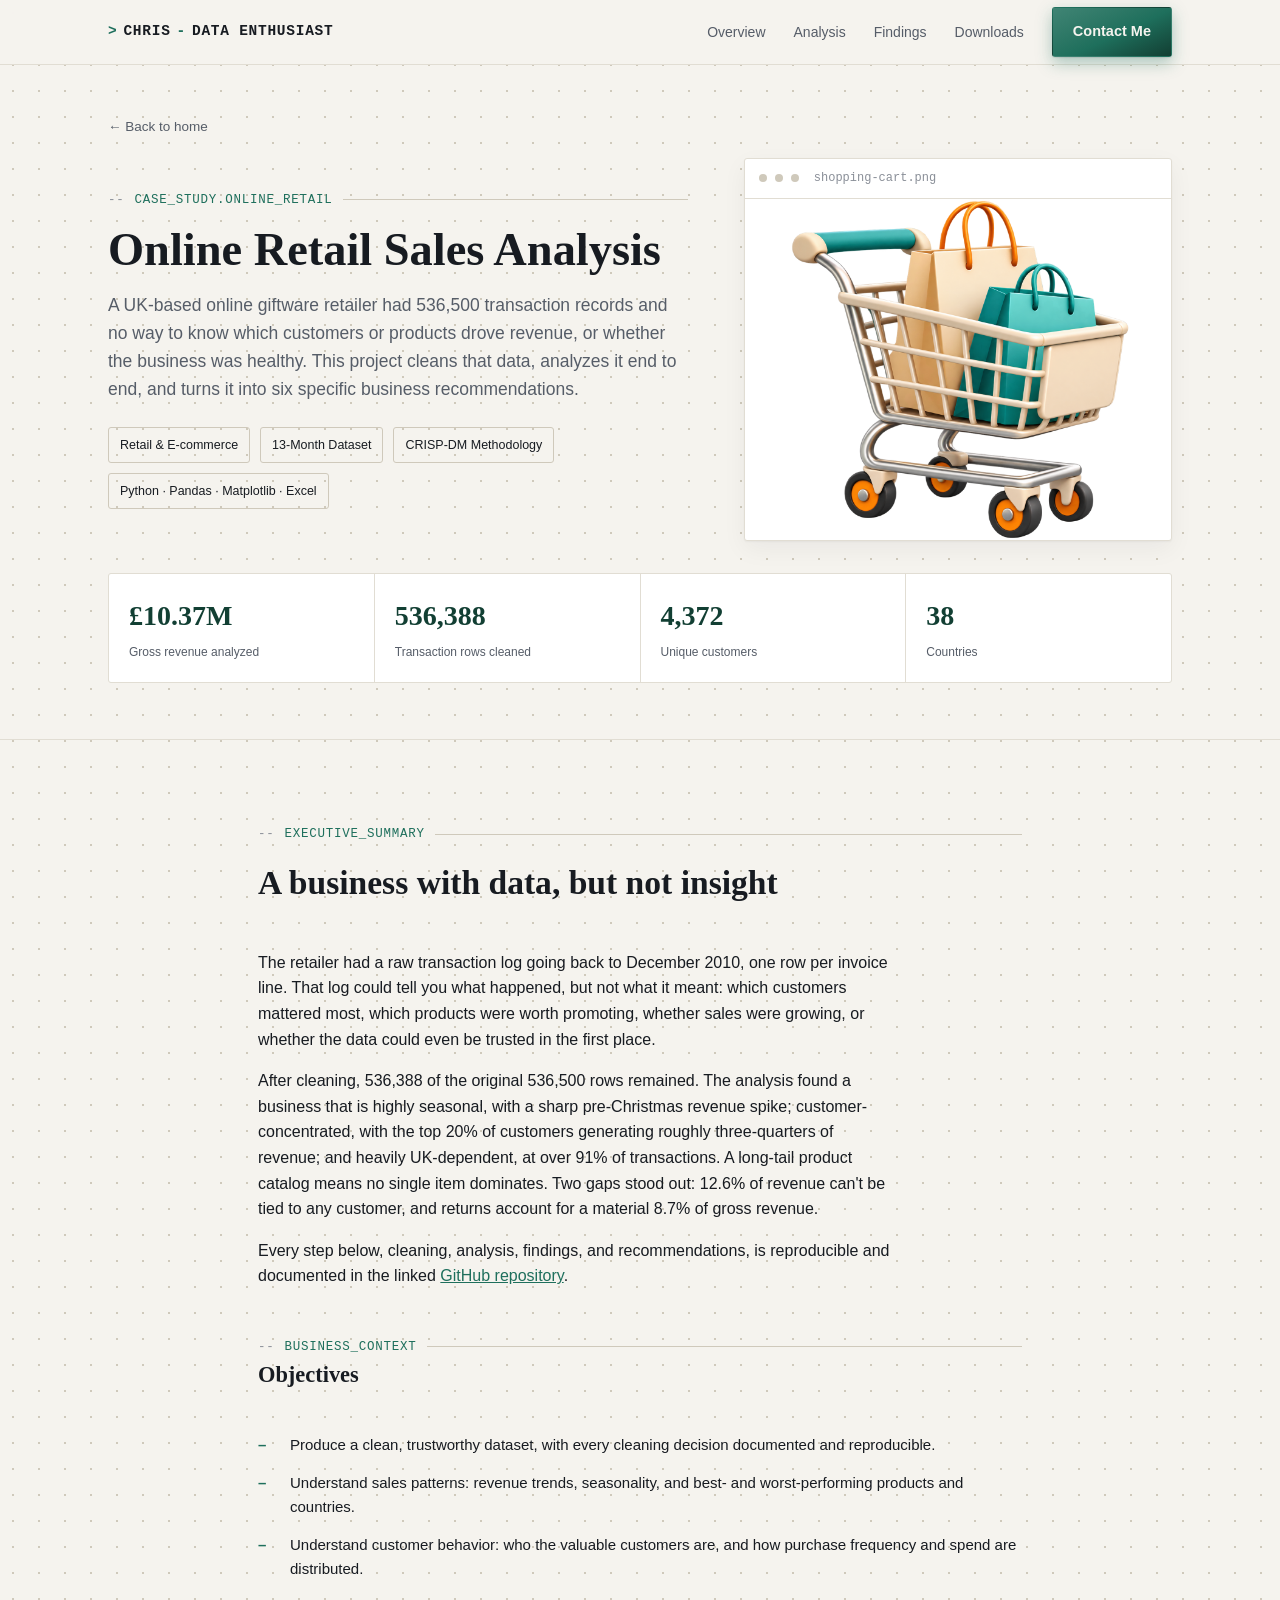
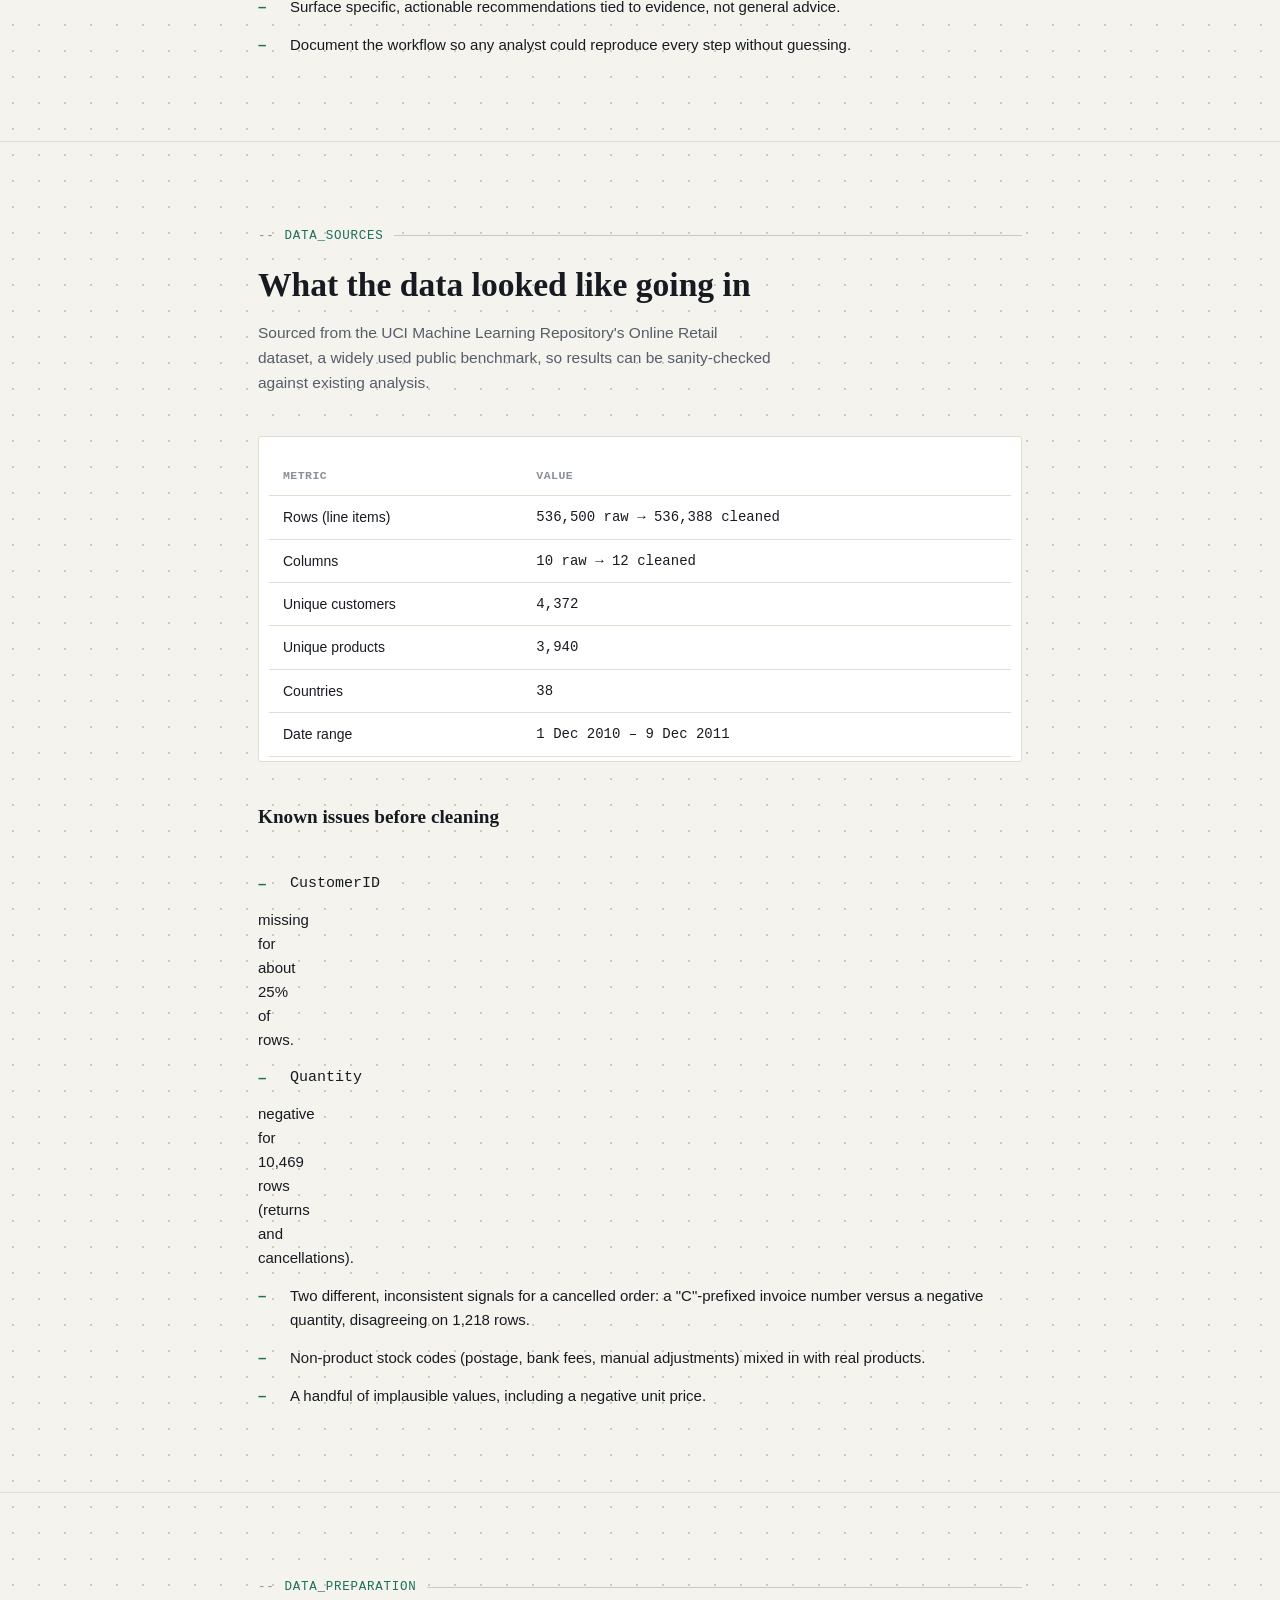
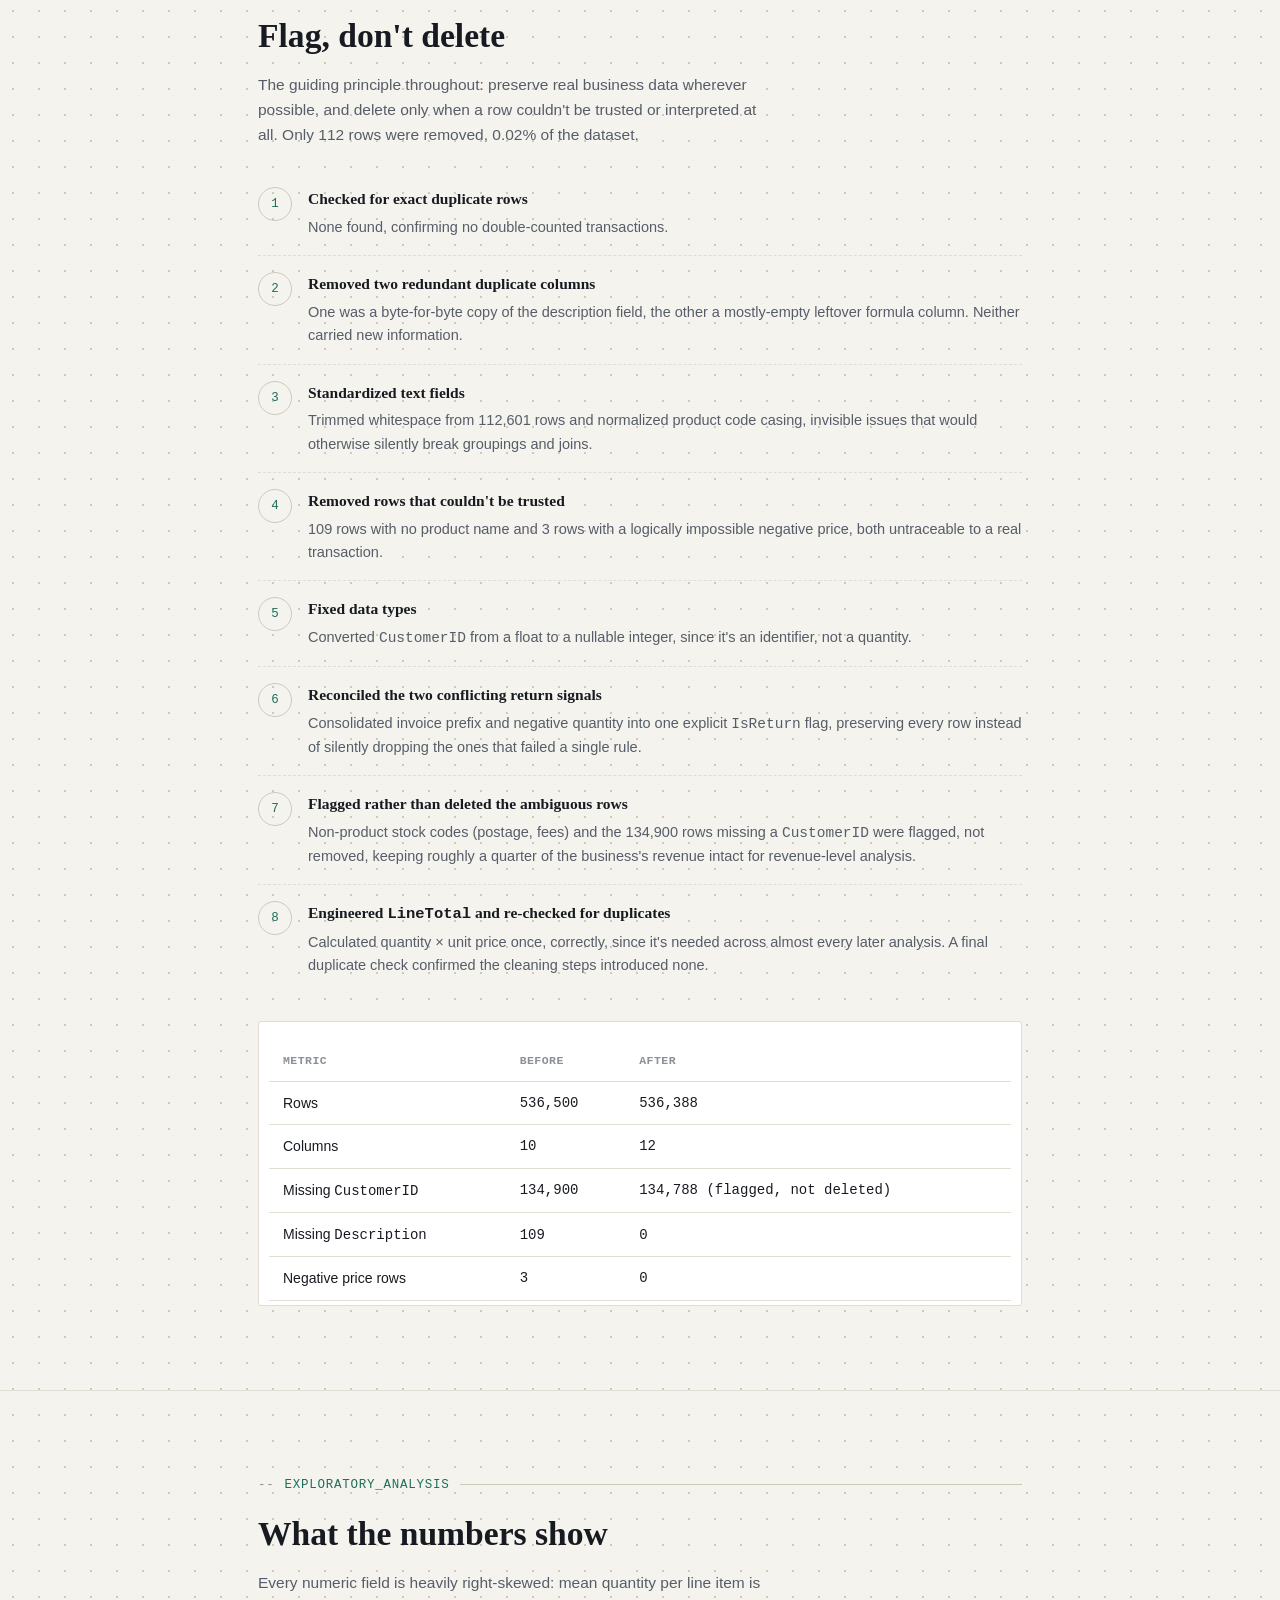
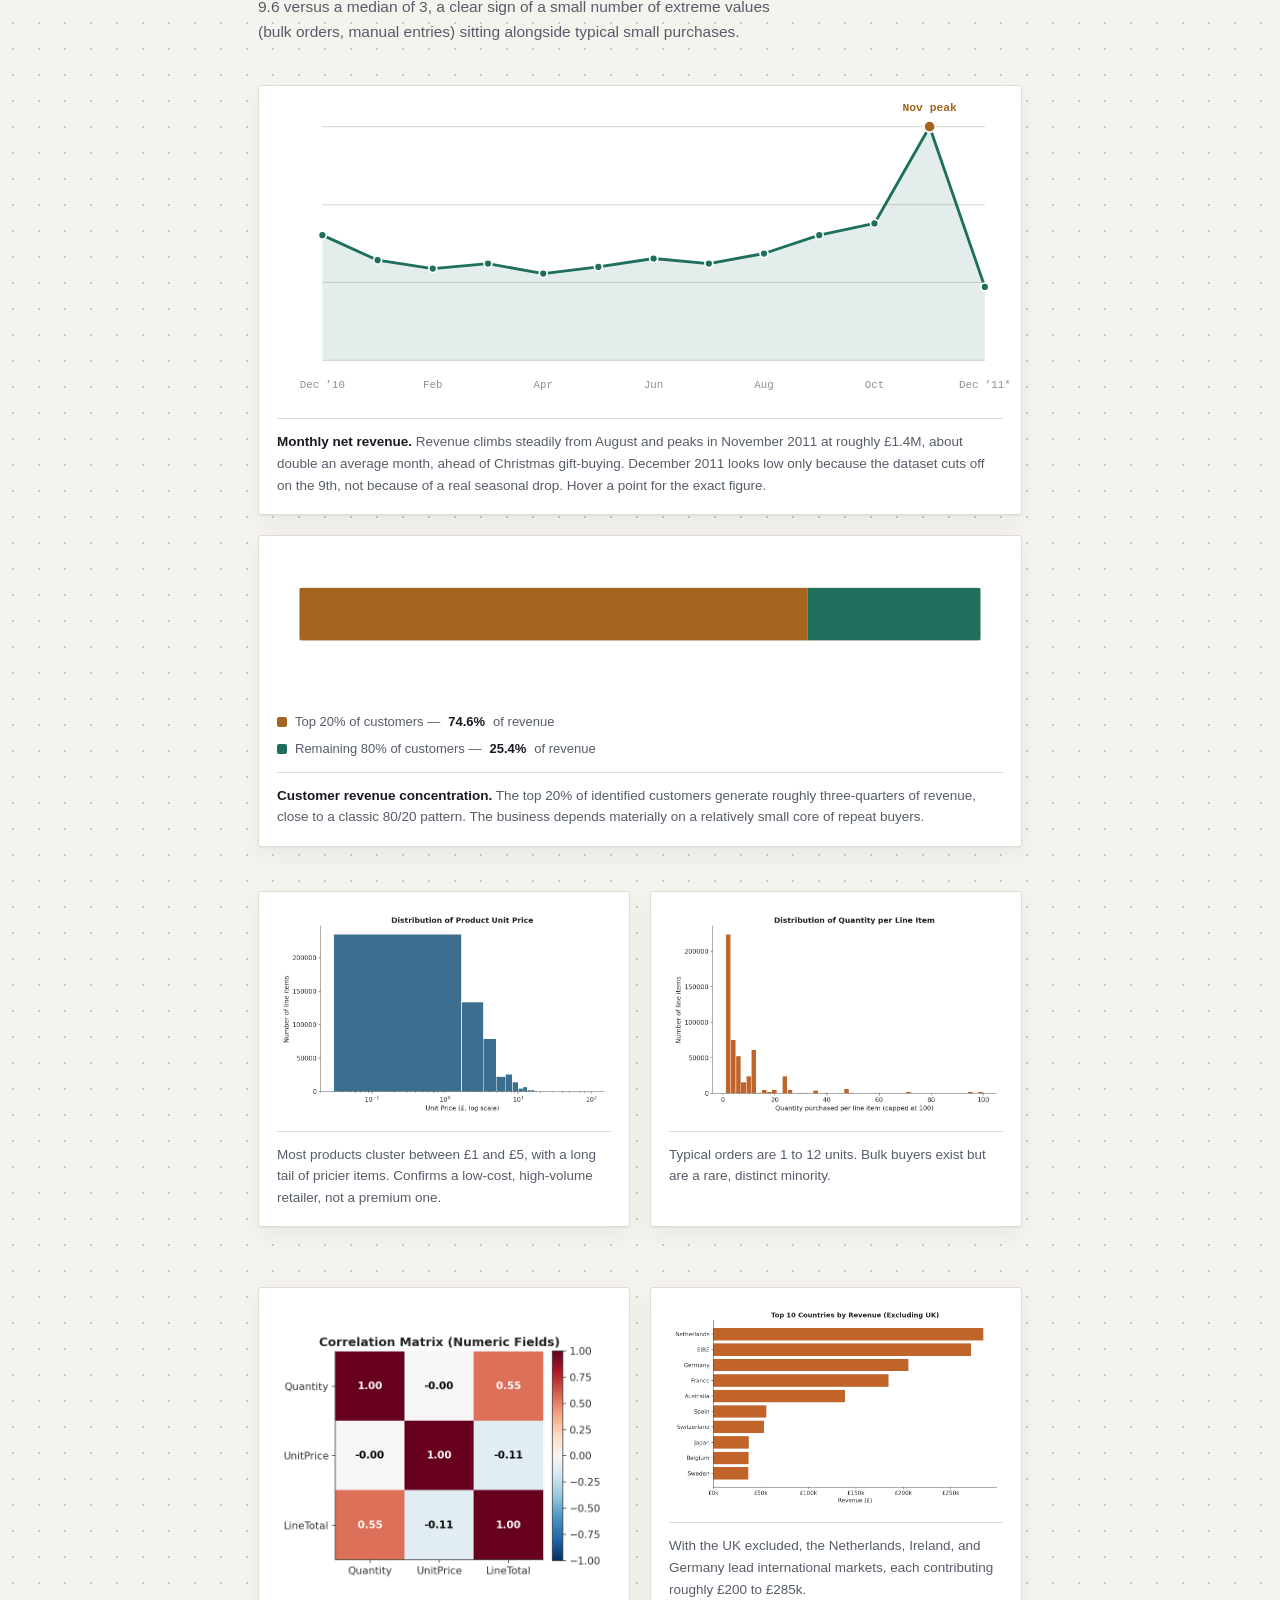
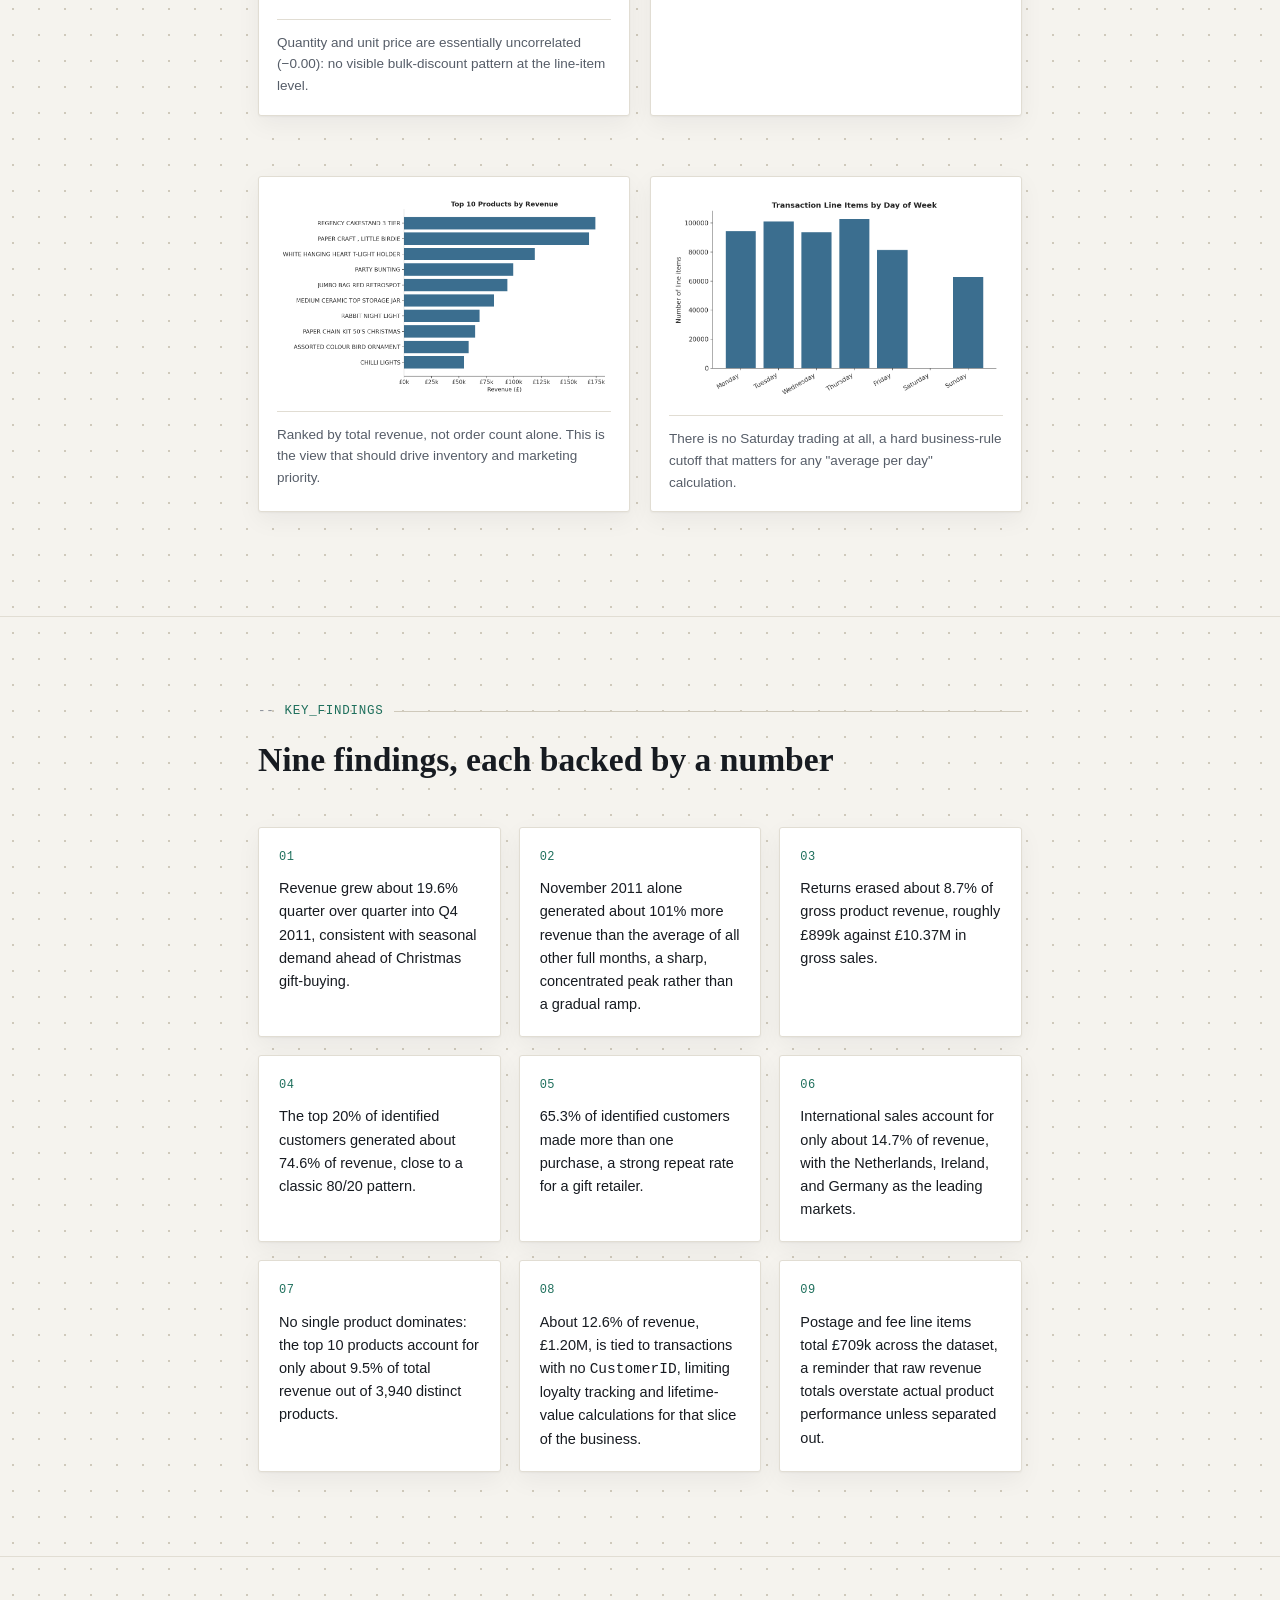
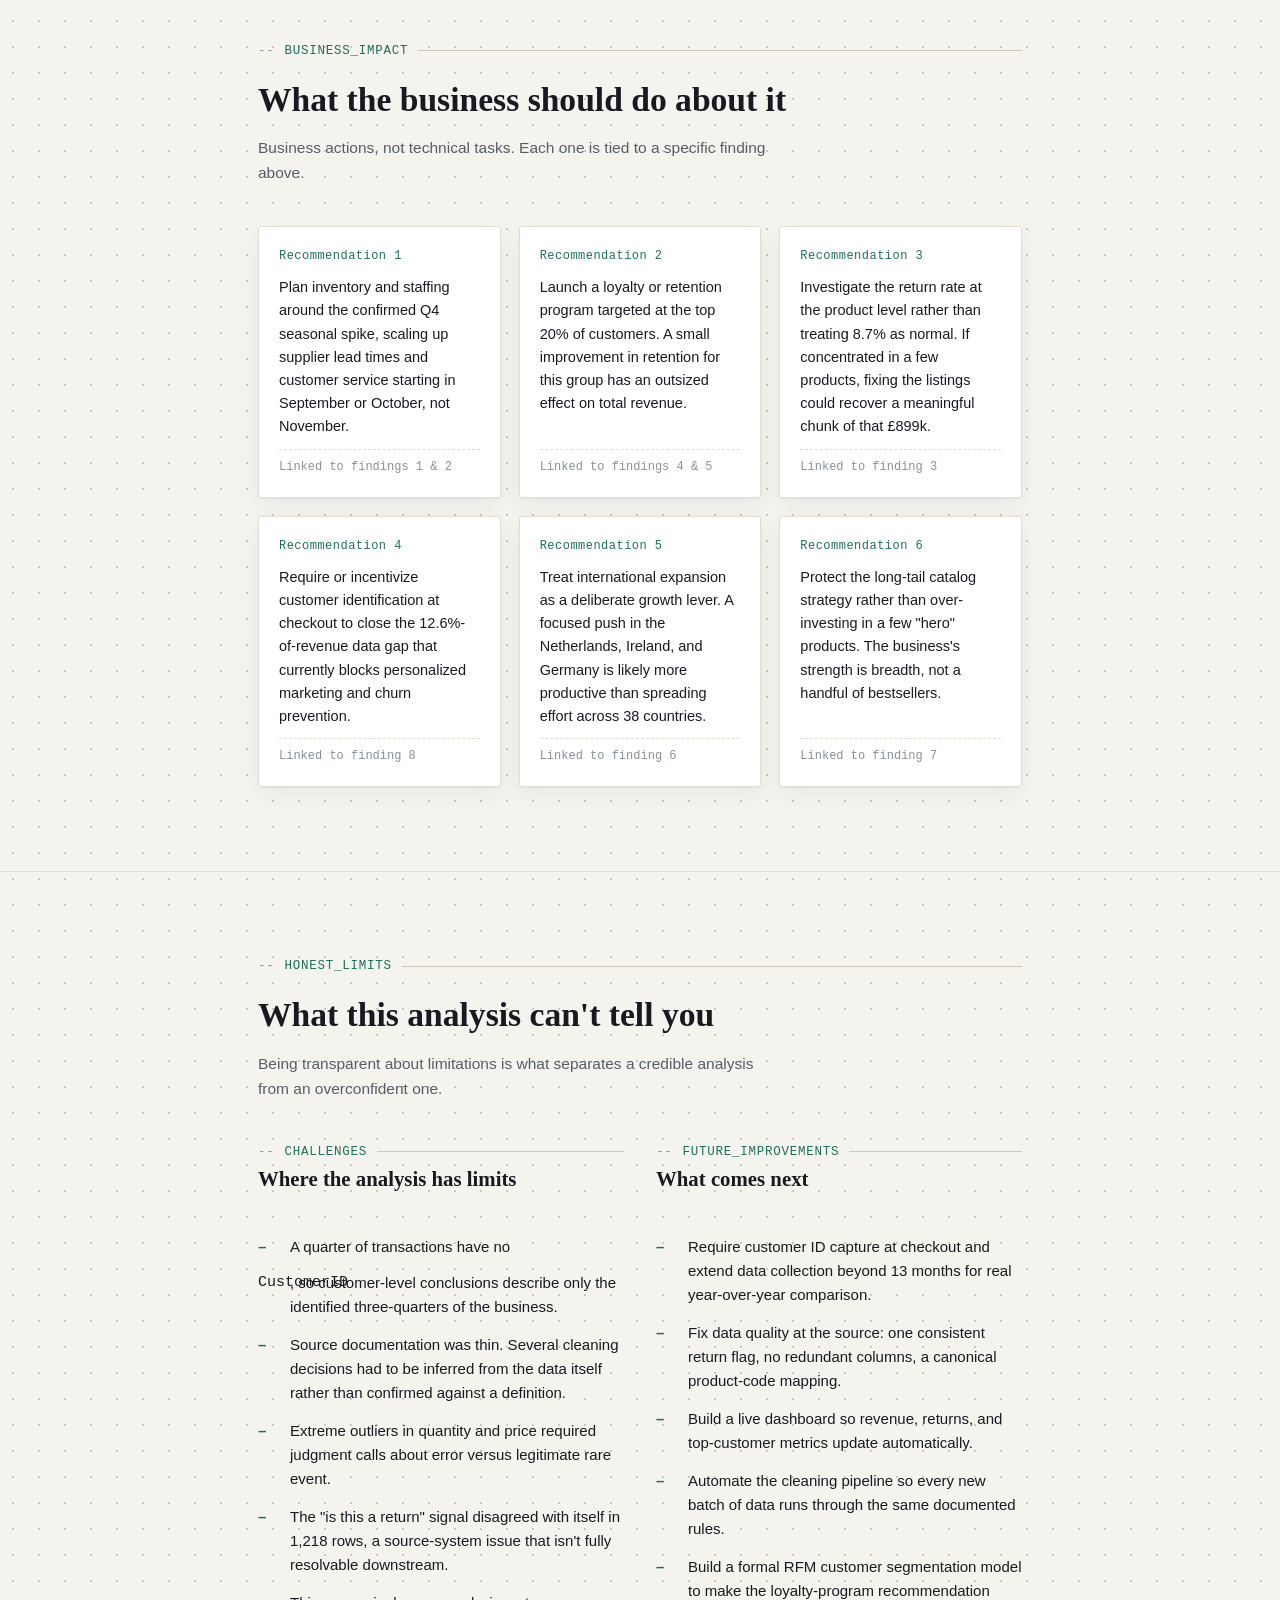
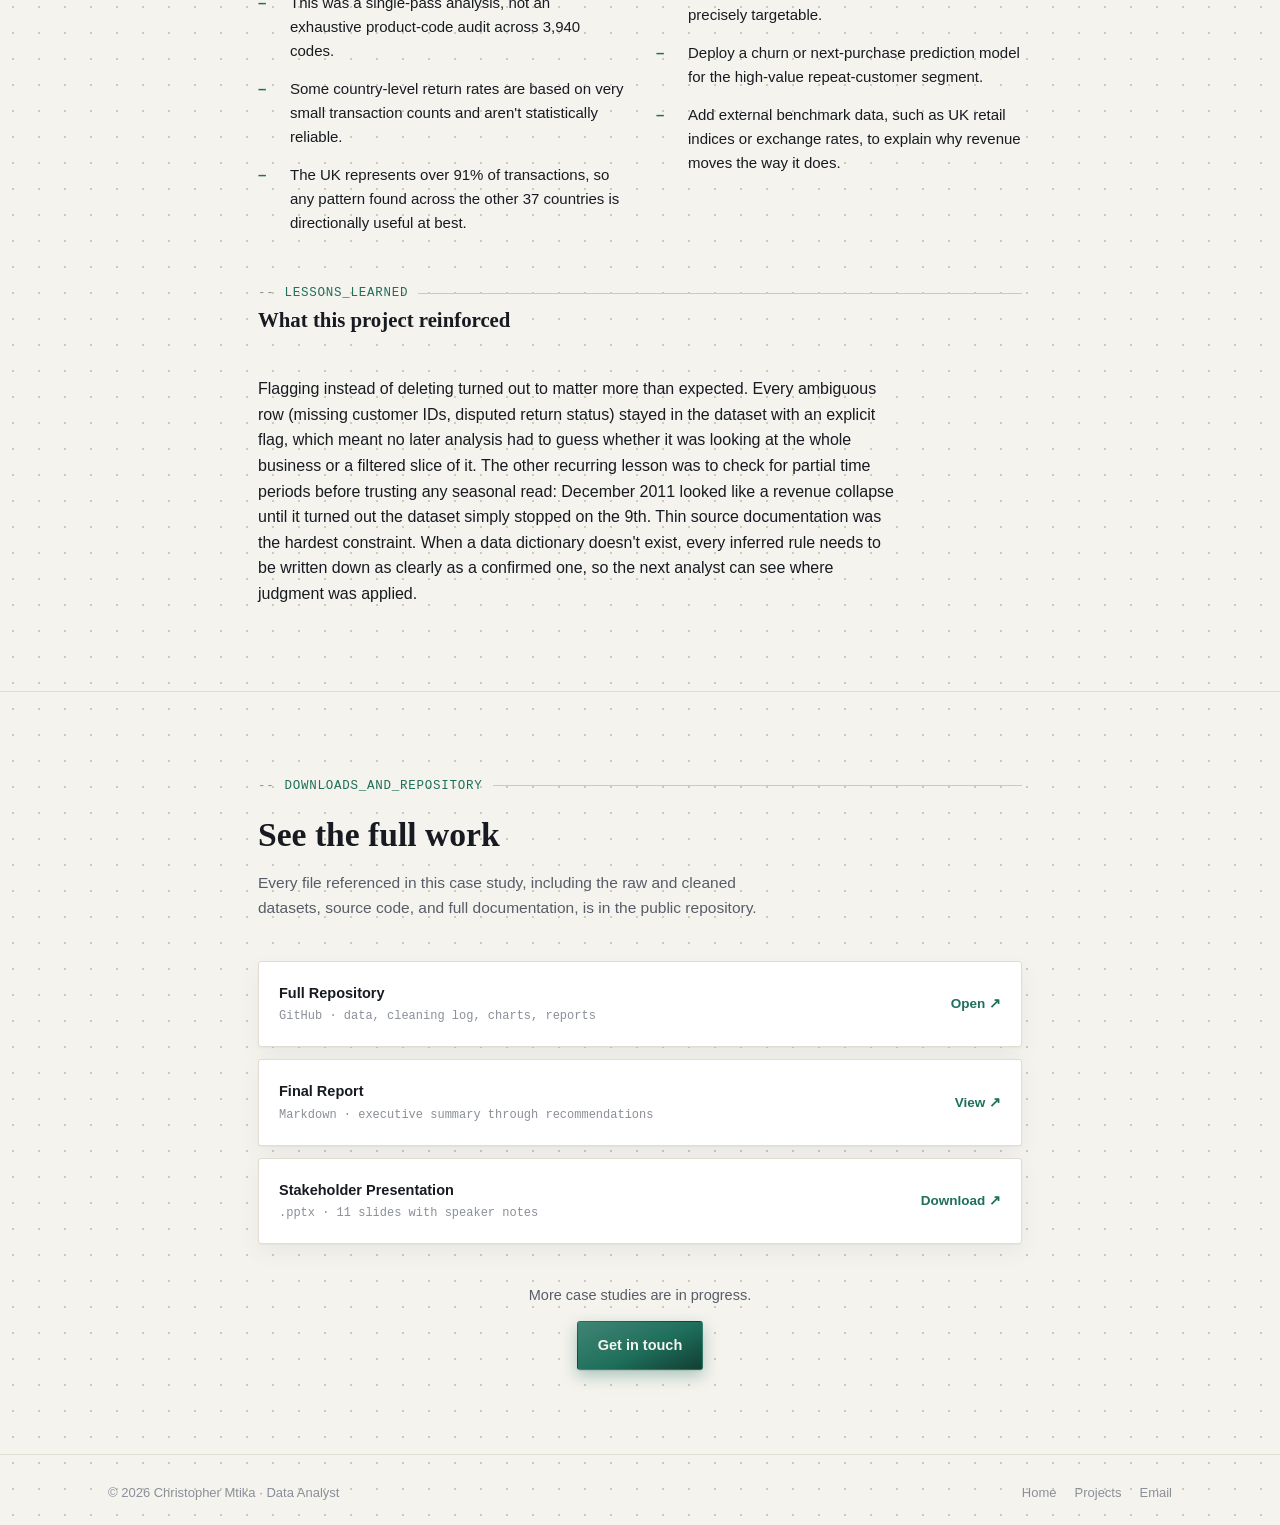
<file: projects/online-retail-sales-analysis/index.html>
<!doctype html>
<html lang="en">
<head>
<meta charset="utf-8" />
<title>Online Retail Sales Analysis — Case Study — Christopher Mtika</title>
<meta name="description" content="How a 536,500-row UK retail transaction log was cleaned, analyzed, and turned into six business recommendations. A full case study by Christopher Mtika, Data Analyst." />
<meta name="viewport" content="width=device-width, initial-scale=1" />
<link rel="canonical" href="https://cthesis.github.io/projects/online-retail-sales-analysis/" />
<meta property="og:type" content="article" />
<meta property="og:title" content="Online Retail Sales Analysis — Case Study" />
<meta property="og:description" content="How a 536,500-row UK retail transaction log was cleaned, analyzed, and turned into six business recommendations." />
<meta property="og:url" content="https://cthesis.github.io/projects/online-retail-sales-analysis/" />
<meta name="theme-color" content="#1e6f5c" />
<link rel="stylesheet" href="../../assets/css/style.css" />
</head>
<body>

<a class="skip-link" href="#main-content">Skip to content</a>

<header class="site">
  <div class="wrap nav">
    <a href="../../#top" class="brand"><span class="dot">&gt;</span> chris <span class="dot">-</span> data enthusiast</a>
    <input type="checkbox" id="navToggle" />
    <nav class="navlinks">
      <a href="#overview">Overview</a>
      <a href="#analysis">Analysis</a>
      <a href="#findings">Findings</a>
      <a href="#downloads">Downloads</a>
      <a href="../../#contact" class="btn btn-primary cta">Contact Me</a>
    </nav>
    <label for="navToggle" class="hamburger" aria-label="Toggle menu">
      <svg width="18" height="14" viewBox="0 0 18 14" fill="none"><path d="M0 1h18M0 7h18M0 13h18" stroke="currentColor" stroke-width="1.6"/></svg>
    </label>
  </div>
</header>

<main id="main-content">

  <!-- ================= CASE HERO ================= -->
  <section class="case-hero">
    <div class="wrap">
      <a class="back-link reveal" href="../../#projects">&larr; Back to home</a>

      <div class="hero-grid">
        <div class="reveal">
          <p class="eyebrow">case_study.online_retail<span class="rule"></span></p>
          <h1>Online Retail Sales Analysis</h1>
          <p class="summary">A UK-based online giftware retailer had 536,500 transaction records and no way to know which customers or products drove revenue, or whether the business was healthy. This project cleans that data, analyzes it end to end, and turns it into six specific business recommendations.</p>

          <div class="case-meta">
            <span class="tag">Retail &amp; E-commerce</span>
            <span class="tag">13-Month Dataset</span>
            <span class="tag">CRISP-DM Methodology</span>
            <span class="tag">Python &middot; Pandas &middot; Matplotlib &middot; Excel</span>
          </div>
        </div>

        <div class="mock reveal">
          <div class="bar"><span class="chip"></span><span class="chip"></span><span class="chip"></span>&nbsp;shopping-cart.png</div>
          <div class="body flush">
            <img src="../../assets/img/online-retail/shopping-cart.png" alt="3D illustration of a teal and cream shopping cart with orange-accented bags" loading="eager" fetchpriority="high" width="1402" height="1122" />
          </div>
        </div>
      </div>

      <div class="metric-row reveal">
        <div class="metric-card"><div class="num">£<span data-count-to="10.37" data-decimals="2" data-suffix="M">0</span></div><div class="lbl">Gross revenue analyzed</div></div>
        <div class="metric-card"><div class="num"><span data-count-to="536388" data-suffix="">0</span></div><div class="lbl">Transaction rows cleaned</div></div>
        <div class="metric-card"><div class="num"><span data-count-to="4372" data-suffix="">0</span></div><div class="lbl">Unique customers</div></div>
        <div class="metric-card"><div class="num"><span data-count-to="38" data-suffix="">0</span></div><div class="lbl">Countries</div></div>
      </div>
    </div>
  </section>

  <!-- ================= OVERVIEW ================= -->
  <section class="section" id="overview">
    <div class="wrap-narrow">
      <div class="section-head reveal">
        <p class="eyebrow">executive_summary<span class="rule"></span></p>
        <h2 class="section-title">A business with data, but not insight</h2>
      </div>
      <div class="prose reveal">
        <p>The retailer had a raw transaction log going back to December 2010, one row per invoice line. That log could tell you what happened, but not what it meant: which customers mattered most, which products were worth promoting, whether sales were growing, or whether the data could even be trusted in the first place.</p>
        <p>After cleaning, 536,388 of the original 536,500 rows remained. The analysis found a business that is highly seasonal, with a sharp pre-Christmas revenue spike; customer-concentrated, with the top 20% of customers generating roughly three-quarters of revenue; and heavily UK-dependent, at over 91% of transactions. A long-tail product catalog means no single item dominates. Two gaps stood out: 12.6% of revenue can't be tied to any customer, and returns account for a material 8.7% of gross revenue.</p>
        <p>Every step below, cleaning, analysis, findings, and recommendations, is reproducible and documented in the linked <a href="https://github.com/Cthesis/online-retail-sales-analysis" target="_blank" rel="noopener" style="color:var(--accent)">GitHub repository</a>.</p>
      </div>

      <div class="section-head reveal" style="margin-top:48px">
        <p class="eyebrow">business_context<span class="rule"></span></p>
        <h3 style="font-size:1.4rem">Objectives</h3>
      </div>
      <ul class="list-plain reveal">
        <li>Produce a clean, trustworthy dataset, with every cleaning decision documented and reproducible.</li>
        <li>Understand sales patterns: revenue trends, seasonality, and best- and worst-performing products and countries.</li>
        <li>Understand customer behavior: who the valuable customers are, and how purchase frequency and spend are distributed.</li>
        <li>Surface specific, actionable recommendations tied to evidence, not general advice.</li>
        <li>Document the workflow so any analyst could reproduce every step without guessing.</li>
      </ul>
    </div>
  </section>

  <!-- ================= DATA ================= -->
  <section class="section" id="data">
    <div class="wrap-narrow">
      <div class="section-head reveal">
        <p class="eyebrow">data_sources<span class="rule"></span></p>
        <h2 class="section-title">What the data looked like going in</h2>
        <p class="section-sub">Sourced from the UCI Machine Learning Repository's Online Retail dataset, a widely used public benchmark, so results can be sanity-checked against existing analysis.</p>
      </div>

      <div class="table-wrap reveal">
        <table class="data-table">
          <thead><tr><th>Metric</th><th>Value</th></tr></thead>
          <tbody>
            <tr><td>Rows (line items)</td><td class="num">536,500 raw &rarr; 536,388 cleaned</td></tr>
            <tr><td>Columns</td><td class="num">10 raw &rarr; 12 cleaned</td></tr>
            <tr><td>Unique customers</td><td class="num">4,372</td></tr>
            <tr><td>Unique products</td><td class="num">3,940</td></tr>
            <tr><td>Countries</td><td class="num">38</td></tr>
            <tr><td>Date range</td><td class="num">1 Dec 2010 &ndash; 9 Dec 2011</td></tr>
          </tbody>
        </table>
      </div>

      <div class="section-head reveal" style="margin-top:40px">
        <h3 style="font-size:1.2rem">Known issues before cleaning</h3>
      </div>
      <ul class="list-plain reveal">
        <li><code>CustomerID</code> missing for about 25% of rows.</li>
        <li><code>Quantity</code> negative for 10,469 rows (returns and cancellations).</li>
        <li>Two different, inconsistent signals for a cancelled order: a "C"-prefixed invoice number versus a negative quantity, disagreeing on 1,218 rows.</li>
        <li>Non-product stock codes (postage, bank fees, manual adjustments) mixed in with real products.</li>
        <li>A handful of implausible values, including a negative unit price.</li>
      </ul>
    </div>
  </section>

  <!-- ================= CLEANING ================= -->
  <section class="section" id="cleaning">
    <div class="wrap-narrow">
      <div class="section-head reveal">
        <p class="eyebrow">data_preparation<span class="rule"></span></p>
        <h2 class="section-title">Flag, don't delete</h2>
        <p class="section-sub">The guiding principle throughout: preserve real business data wherever possible, and delete only when a row couldn't be trusted or interpreted at all. Only 112 rows were removed, 0.02% of the dataset.</p>
      </div>

      <div class="process-timeline reveal">
        <div class="process-step">
          <div class="idx">1</div>
          <div><h3>Checked for exact duplicate rows</h3><p>None found, confirming no double-counted transactions.</p></div>
        </div>
        <div class="process-step">
          <div class="idx">2</div>
          <div><h3>Removed two redundant duplicate columns</h3><p>One was a byte-for-byte copy of the description field, the other a mostly-empty leftover formula column. Neither carried new information.</p></div>
        </div>
        <div class="process-step">
          <div class="idx">3</div>
          <div><h3>Standardized text fields</h3><p>Trimmed whitespace from 112,601 rows and normalized product code casing, invisible issues that would otherwise silently break groupings and joins.</p></div>
        </div>
        <div class="process-step">
          <div class="idx">4</div>
          <div><h3>Removed rows that couldn't be trusted</h3><p>109 rows with no product name and 3 rows with a logically impossible negative price, both untraceable to a real transaction.</p></div>
        </div>
        <div class="process-step">
          <div class="idx">5</div>
          <div><h3>Fixed data types</h3><p>Converted <code>CustomerID</code> from a float to a nullable integer, since it's an identifier, not a quantity.</p></div>
        </div>
        <div class="process-step">
          <div class="idx">6</div>
          <div><h3>Reconciled the two conflicting return signals</h3><p>Consolidated invoice prefix and negative quantity into one explicit <code>IsReturn</code> flag, preserving every row instead of silently dropping the ones that failed a single rule.</p></div>
        </div>
        <div class="process-step">
          <div class="idx">7</div>
          <div><h3>Flagged rather than deleted the ambiguous rows</h3><p>Non-product stock codes (postage, fees) and the 134,900 rows missing a <code>CustomerID</code> were flagged, not removed, keeping roughly a quarter of the business's revenue intact for revenue-level analysis.</p></div>
        </div>
        <div class="process-step">
          <div class="idx">8</div>
          <div><h3>Engineered <code>LineTotal</code> and re-checked for duplicates</h3><p>Calculated quantity &times; unit price once, correctly, since it's needed across almost every later analysis. A final duplicate check confirmed the cleaning steps introduced none.</p></div>
        </div>
      </div>

      <div class="table-wrap reveal" style="margin-top:28px">
        <table class="data-table">
          <thead><tr><th>Metric</th><th>Before</th><th>After</th></tr></thead>
          <tbody>
            <tr><td>Rows</td><td class="num">536,500</td><td class="num">536,388</td></tr>
            <tr><td>Columns</td><td class="num">10</td><td class="num">12</td></tr>
            <tr><td>Missing <code>CustomerID</code></td><td class="num">134,900</td><td class="num">134,788 (flagged, not deleted)</td></tr>
            <tr><td>Missing <code>Description</code></td><td class="num">109</td><td class="num">0</td></tr>
            <tr><td>Negative price rows</td><td class="num">3</td><td class="num">0</td></tr>
          </tbody>
        </table>
      </div>
    </div>
  </section>

  <!-- ================= ANALYSIS ================= -->
  <section class="section" id="analysis">
    <div class="wrap-narrow">
      <div class="section-head reveal">
        <p class="eyebrow">exploratory_analysis<span class="rule"></span></p>
        <h2 class="section-title">What the numbers show</h2>
        <p class="section-sub">Every numeric field is heavily right-skewed: mean quantity per line item is 9.6 versus a median of 3, a clear sign of a small number of extreme values (bulk orders, manual entries) sitting alongside typical small purchases.</p>
      </div>

      <div class="chart-figure reveal">
        <div class="interactive-chart" id="chart-revenue-trend"></div>
        <figcaption><strong>Monthly net revenue.</strong> Revenue climbs steadily from August and peaks in November 2011 at roughly £1.4M, about double an average month, ahead of Christmas gift-buying. December 2011 looks low only because the dataset cuts off on the 9th, not because of a real seasonal drop. Hover a point for the exact figure.</figcaption>
      </div>

      <div class="chart-figure reveal">
        <div class="interactive-chart" id="chart-customer-concentration"></div>
        <figcaption><strong>Customer revenue concentration.</strong> The top 20% of identified customers generate roughly three-quarters of revenue, close to a classic 80/20 pattern. The business depends materially on a relatively small core of repeat buyers.</figcaption>
      </div>

      <div class="chart-grid" style="margin-top:24px">
        <figure class="chart-figure reveal">
          <img src="../../assets/img/online-retail/chart1_price_dist.png" alt="Histogram of unit price on a log scale, showing most products between £1 and £5" loading="lazy" width="800" height="500" />
          <figcaption>Most products cluster between £1 and £5, with a long tail of pricier items. Confirms a low-cost, high-volume retailer, not a premium one.</figcaption>
        </figure>
        <figure class="chart-figure reveal">
          <img src="../../assets/img/online-retail/chart2_qty_dist.png" alt="Histogram of quantity per line item, showing most orders between 1 and 12 units" loading="lazy" width="800" height="500" />
          <figcaption>Typical orders are 1 to 12 units. Bulk buyers exist but are a rare, distinct minority.</figcaption>
        </figure>
        <figure class="chart-figure reveal">
          <img src="../../assets/img/online-retail/chart3_corr.png" alt="Correlation heatmap of quantity, unit price, and line total" loading="lazy" width="800" height="720" />
          <figcaption>Quantity and unit price are essentially uncorrelated (&minus;0.00): no visible bulk-discount pattern at the line-item level.</figcaption>
        </figure>
        <figure class="chart-figure reveal">
          <img src="../../assets/img/online-retail/chart5_top_countries.png" alt="Bar chart of top 10 countries by revenue, excluding the UK" loading="lazy" width="800" height="490" />
          <figcaption>With the UK excluded, the Netherlands, Ireland, and Germany lead international markets, each contributing roughly £200 to £285k.</figcaption>
        </figure>
        <figure class="chart-figure reveal">
          <img src="../../assets/img/online-retail/chart6_top_products.png" alt="Bar chart of top 10 products by revenue contribution" loading="lazy" width="800" height="490" />
          <figcaption>Ranked by total revenue, not order count alone. This is the view that should drive inventory and marketing priority.</figcaption>
        </figure>
        <figure class="chart-figure reveal">
          <img src="../../assets/img/online-retail/chart7_dow.png" alt="Bar chart of transactions by day of week, showing zero transactions on Saturday" loading="lazy" width="800" height="500" />
          <figcaption>There is no Saturday trading at all, a hard business-rule cutoff that matters for any "average per day" calculation.</figcaption>
        </figure>
      </div>
    </div>
  </section>

  <!-- ================= FINDINGS ================= -->
  <section class="section" id="findings">
    <div class="wrap-narrow">
      <div class="section-head reveal">
        <p class="eyebrow">key_findings<span class="rule"></span></p>
        <h2 class="section-title">Nine findings, each backed by a number</h2>
      </div>
      <div class="card-grid">
        <div class="insight-card reveal"><div class="idx">01</div><p>Revenue grew about 19.6% quarter over quarter into Q4 2011, consistent with seasonal demand ahead of Christmas gift-buying.</p></div>
        <div class="insight-card reveal"><div class="idx">02</div><p>November 2011 alone generated about 101% more revenue than the average of all other full months, a sharp, concentrated peak rather than a gradual ramp.</p></div>
        <div class="insight-card reveal"><div class="idx">03</div><p>Returns erased about 8.7% of gross product revenue, roughly £899k against £10.37M in gross sales.</p></div>
        <div class="insight-card reveal"><div class="idx">04</div><p>The top 20% of identified customers generated about 74.6% of revenue, close to a classic 80/20 pattern.</p></div>
        <div class="insight-card reveal"><div class="idx">05</div><p>65.3% of identified customers made more than one purchase, a strong repeat rate for a gift retailer.</p></div>
        <div class="insight-card reveal"><div class="idx">06</div><p>International sales account for only about 14.7% of revenue, with the Netherlands, Ireland, and Germany as the leading markets.</p></div>
        <div class="insight-card reveal"><div class="idx">07</div><p>No single product dominates: the top 10 products account for only about 9.5% of total revenue out of 3,940 distinct products.</p></div>
        <div class="insight-card reveal"><div class="idx">08</div><p>About 12.6% of revenue, £1.20M, is tied to transactions with no <code>CustomerID</code>, limiting loyalty tracking and lifetime-value calculations for that slice of the business.</p></div>
        <div class="insight-card reveal"><div class="idx">09</div><p>Postage and fee line items total £709k across the dataset, a reminder that raw revenue totals overstate actual product performance unless separated out.</p></div>
      </div>
    </div>
  </section>

  <!-- ================= RECOMMENDATIONS ================= -->
  <section class="section" id="recommendations">
    <div class="wrap-narrow">
      <div class="section-head reveal">
        <p class="eyebrow">business_impact<span class="rule"></span></p>
        <h2 class="section-title">What the business should do about it</h2>
        <p class="section-sub">Business actions, not technical tasks. Each one is tied to a specific finding above.</p>
      </div>
      <div class="card-grid">
        <div class="recommendation-card reveal"><div class="idx">Recommendation 1</div><p>Plan inventory and staffing around the confirmed Q4 seasonal spike, scaling up supplier lead times and customer service starting in September or October, not November.</p><div class="linked">Linked to findings 1 &amp; 2</div></div>
        <div class="recommendation-card reveal"><div class="idx">Recommendation 2</div><p>Launch a loyalty or retention program targeted at the top 20% of customers. A small improvement in retention for this group has an outsized effect on total revenue.</p><div class="linked">Linked to findings 4 &amp; 5</div></div>
        <div class="recommendation-card reveal"><div class="idx">Recommendation 3</div><p>Investigate the return rate at the product level rather than treating 8.7% as normal. If concentrated in a few products, fixing the listings could recover a meaningful chunk of that £899k.</p><div class="linked">Linked to finding 3</div></div>
        <div class="recommendation-card reveal"><div class="idx">Recommendation 4</div><p>Require or incentivize customer identification at checkout to close the 12.6%-of-revenue data gap that currently blocks personalized marketing and churn prevention.</p><div class="linked">Linked to finding 8</div></div>
        <div class="recommendation-card reveal"><div class="idx">Recommendation 5</div><p>Treat international expansion as a deliberate growth lever. A focused push in the Netherlands, Ireland, and Germany is likely more productive than spreading effort across 38 countries.</p><div class="linked">Linked to finding 6</div></div>
        <div class="recommendation-card reveal"><div class="idx">Recommendation 6</div><p>Protect the long-tail catalog strategy rather than over-investing in a few "hero" products. The business's strength is breadth, not a handful of bestsellers.</p><div class="linked">Linked to finding 7</div></div>
      </div>
    </div>
  </section>

  <!-- ================= CHALLENGES & FUTURE ================= -->
  <section class="section" id="challenges">
    <div class="wrap-narrow">
      <div class="section-head reveal">
        <p class="eyebrow">honest_limits<span class="rule"></span></p>
        <h2 class="section-title">What this analysis can't tell you</h2>
        <p class="section-sub">Being transparent about limitations is what separates a credible analysis from an overconfident one.</p>
      </div>
      <div class="two-col">
        <div>
          <div class="section-head reveal">
            <p class="eyebrow">challenges<span class="rule"></span></p>
            <h3 style="font-size:1.3rem">Where the analysis has limits</h3>
          </div>
          <ul class="list-plain reveal">
            <li>A quarter of transactions have no <code>CustomerID</code>, so customer-level conclusions describe only the identified three-quarters of the business.</li>
            <li>Source documentation was thin. Several cleaning decisions had to be inferred from the data itself rather than confirmed against a definition.</li>
            <li>Extreme outliers in quantity and price required judgment calls about error versus legitimate rare event.</li>
            <li>The "is this a return" signal disagreed with itself in 1,218 rows, a source-system issue that isn't fully resolvable downstream.</li>
            <li>This was a single-pass analysis, not an exhaustive product-code audit across 3,940 codes.</li>
            <li>Some country-level return rates are based on very small transaction counts and aren't statistically reliable.</li>
            <li>The UK represents over 91% of transactions, so any pattern found across the other 37 countries is directionally useful at best.</li>
          </ul>
        </div>
        <div>
          <div class="section-head reveal">
            <p class="eyebrow">future_improvements<span class="rule"></span></p>
            <h3 style="font-size:1.3rem">What comes next</h3>
          </div>
          <ul class="list-plain reveal">
            <li>Require customer ID capture at checkout and extend data collection beyond 13 months for real year-over-year comparison.</li>
            <li>Fix data quality at the source: one consistent return flag, no redundant columns, a canonical product-code mapping.</li>
            <li>Build a live dashboard so revenue, returns, and top-customer metrics update automatically.</li>
            <li>Automate the cleaning pipeline so every new batch of data runs through the same documented rules.</li>
            <li>Build a formal RFM customer segmentation model to make the loyalty-program recommendation precisely targetable.</li>
            <li>Deploy a churn or next-purchase prediction model for the high-value repeat-customer segment.</li>
            <li>Add external benchmark data, such as UK retail indices or exchange rates, to explain why revenue moves the way it does.</li>
          </ul>
        </div>
      </div>

      <div class="section-head reveal" style="margin-top:48px">
        <p class="eyebrow">lessons_learned<span class="rule"></span></p>
        <h3 style="font-size:1.3rem">What this project reinforced</h3>
      </div>
      <div class="prose reveal">
        <p>Flagging instead of deleting turned out to matter more than expected. Every ambiguous row (missing customer IDs, disputed return status) stayed in the dataset with an explicit flag, which meant no later analysis had to guess whether it was looking at the whole business or a filtered slice of it. The other recurring lesson was to check for partial time periods before trusting any seasonal read: December 2011 looked like a revenue collapse until it turned out the dataset simply stopped on the 9th. Thin source documentation was the hardest constraint. When a data dictionary doesn't exist, every inferred rule needs to be written down as clearly as a confirmed one, so the next analyst can see where judgment was applied.</p>
      </div>
    </div>
  </section>

  <!-- ================= DOWNLOADS ================= -->
  <section class="section" id="downloads">
    <div class="wrap-narrow">
      <div class="section-head reveal">
        <p class="eyebrow">downloads_and_repository<span class="rule"></span></p>
        <h2 class="section-title">See the full work</h2>
        <p class="section-sub">Every file referenced in this case study, including the raw and cleaned datasets, source code, and full documentation, is in the public repository.</p>
      </div>
      <div class="reveal" style="display:flex;flex-direction:column;gap:12px">
        <div class="download-card">
          <div class="meta"><div class="name">Full Repository</div><div class="type">GitHub &middot; data, cleaning log, charts, reports</div></div>
          <a href="https://github.com/Cthesis/online-retail-sales-analysis" target="_blank" rel="noopener">Open &#8599;</a>
        </div>
        <div class="download-card">
          <div class="meta"><div class="name">Final Report</div><div class="type">Markdown &middot; executive summary through recommendations</div></div>
          <a href="https://github.com/Cthesis/online-retail-sales-analysis/blob/master/05_Final_Report/Final_Report.md" target="_blank" rel="noopener">View &#8599;</a>
        </div>
        <div class="download-card">
          <div class="meta"><div class="name">Stakeholder Presentation</div><div class="type">.pptx &middot; 11 slides with speaker notes</div></div>
          <a href="https://github.com/Cthesis/online-retail-sales-analysis/blob/master/06_Presentation/Slides/Online_Retail_Analysis_Presentation.pptx" target="_blank" rel="noopener">Download &#8599;</a>
        </div>
      </div>

      <div class="reveal" style="margin-top:40px;text-align:center">
        <p style="color:var(--ink-muted);font-size:14.5px;margin-bottom:14px">More case studies are in progress.</p>
        <a href="../../#contact" class="btn btn-primary">Get in touch</a>
      </div>
    </div>
  </section>

</main>

<footer>
  <div class="wrap footer-row">
    <span>&copy; 2026 Christopher Mtika · Data Analyst</span>
    <div class="footer-links">
      <a href="../../#top">Home</a>
      <a href="../../#projects">Projects</a>
      <a href="mailto:tcmtika@gmail.com">Email</a>
    </div>
  </div>
</footer>

<script src="../../assets/js/main.js"></script>
</body>
</html>
</file>
<file: assets/css/style.css>
/* ---------- tokens ---------- */
:root {
  --paper: #f5f3ee;
  --paper-raised: #ffffff;
  --ink: #171b21;
  --ink-muted: #565d68;
  --ink-faint: #8a8f98;
  --line: #e1ddd3;
  --line-strong: #cfc9bb;
  --accent: #1e6f5c;
  --accent-strong: #123f33;
  --accent-on: #f5f3ee;
  --tag-amber: #a3651f;
  --shadow: 0 1px 2px rgba(23, 27, 33, 0.04), 0 8px 24px rgba(23, 27, 33, 0.05);
  --radius: 3px;
  color-scheme: light;
}
@media (prefers-color-scheme: dark) {
  :root {
    --paper: #12151a;
    --paper-raised: #191d24;
    --ink: #ece9e1;
    --ink-muted: #a2a8b2;
    --ink-faint: #6b7178;
    --line: #292e37;
    --line-strong: #383e49;
    --accent: #3ddba0;
    --accent-strong: #8ff0c6;
    --accent-on: #0c1512;
    --tag-amber: #e6a35a;
    --shadow: 0 1px 2px rgba(0, 0, 0, 0.3), 0 12px 32px rgba(0, 0, 0, 0.35);
    color-scheme: dark;
  }
}
:root[data-theme="dark"] {
  --paper: #12151a;
  --paper-raised: #191d24;
  --ink: #ece9e1;
  --ink-muted: #a2a8b2;
  --ink-faint: #6b7178;
  --line: #292e37;
  --line-strong: #383e49;
  --accent: #3ddba0;
  --accent-strong: #8ff0c6;
  --accent-on: #0c1512;
  --tag-amber: #e6a35a;
  --shadow: 0 1px 2px rgba(0, 0, 0, 0.3), 0 12px 32px rgba(0, 0, 0, 0.35);
  color-scheme: dark;
}
:root[data-theme="light"] {
  --paper: #f5f3ee;
  --paper-raised: #ffffff;
  --ink: #171b21;
  --ink-muted: #565d68;
  --ink-faint: #8a8f98;
  --line: #e1ddd3;
  --line-strong: #cfc9bb;
  --accent: #1e6f5c;
  --accent-strong: #123f33;
  --accent-on: #f5f3ee;
  --tag-amber: #a3651f;
  --shadow: 0 1px 2px rgba(23, 27, 33, 0.04), 0 8px 24px rgba(23, 27, 33, 0.05);
  color-scheme: light;
}

/* ---------- reset-ish ---------- */
* { box-sizing: border-box; }
html { scroll-behavior: smooth; }
@media (prefers-reduced-motion: reduce) {
  html { scroll-behavior: auto; }
  * { animation-duration: 0.01ms !important; animation-iteration-count: 1 !important; transition-duration: 0.01ms !important; scroll-behavior: auto !important; }
}
body {
  margin: 0;
  background: var(--paper);
  color: var(--ink);
  font-family: -apple-system, "Segoe UI", Roboto, Helvetica, Arial, sans-serif;
  font-size: 16px;
  line-height: 1.6;
  background-image: radial-gradient(var(--line-strong) 1px, transparent 1px);
  background-size: 26px 26px;
}
.serif { font-family: Iowan Old Style, Charter, "Georgia", "Times New Roman", serif; }
.mono { font-family: ui-monospace, "SF Mono", "Cascadia Mono", Consolas, Menlo, monospace; }
h1, h2, h3, h4 { font-family: Iowan Old Style, Charter, Georgia, "Times New Roman", serif; font-weight: 600; text-wrap: balance; margin: 0; color: var(--ink); }
p { margin: 0; }
a { color: inherit; }
img { max-width: 100%; display: block; }
section { position: relative; }

.wrap { max-width: 1120px; margin: 0 auto; padding: 0 28px; }
@media (max-width: 640px) { .wrap { padding: 0 20px; } }
.wrap-narrow { max-width: 820px; margin: 0 auto; padding: 0 28px; }
@media (max-width: 640px) { .wrap-narrow { padding: 0 20px; } }

/* ---------- skip link ---------- */
.skip-link {
  position: absolute; left: -999px; top: 0; z-index: 100; background: var(--accent); color: var(--accent-on);
  padding: 12px 18px; border-radius: 0 0 var(--radius) 0; font-size: 14px; font-weight: 600; text-decoration: none;
}
.skip-link:focus { left: 0; }

.eyebrow {
  font-family: ui-monospace, "SF Mono", Consolas, Menlo, monospace;
  font-size: 12.5px;
  letter-spacing: 0.06em;
  text-transform: uppercase;
  color: var(--accent);
  display: flex;
  align-items: center;
  gap: 10px;
}
.eyebrow::before { content: "--"; color: var(--ink-faint); }
.eyebrow .rule { flex: 1; height: 1px; background: var(--line-strong); }

.btn {
  display: inline-flex;
  align-items: center;
  gap: 8px;
  padding: 12px 20px;
  border-radius: var(--radius);
  font-size: 14.5px;
  font-weight: 600;
  text-decoration: none;
  border: 1px solid transparent;
  cursor: pointer;
  transition: transform 0.15s ease, background 0.15s ease, border-color 0.15s ease;
}
.btn:active { transform: translateY(1px); }
.btn-primary {
  background: linear-gradient(155deg, color-mix(in srgb, var(--accent) 85%, white 15%) 0%, var(--accent) 55%, var(--accent-strong) 100%);
  color: var(--accent-on);
  box-shadow: 0 1px 1px rgba(0, 0, 0, 0.08), 0 6px 16px color-mix(in srgb, var(--accent) 35%, transparent);
}
.btn-primary:hover {
  background: linear-gradient(155deg, var(--accent) 0%, var(--accent-strong) 55%, var(--accent-strong) 100%);
  box-shadow: 0 1px 1px rgba(0, 0, 0, 0.1), 0 8px 20px color-mix(in srgb, var(--accent) 45%, transparent);
}
.btn-ghost { background: transparent; color: var(--ink); border-color: var(--line-strong); }
.btn-ghost:hover { border-color: var(--accent); color: var(--accent); }
.btn:focus-visible { outline: 2px solid var(--accent); outline-offset: 2px; }

/* ---------- nav ---------- */
header.site {
  position: sticky;
  top: 0;
  z-index: 40;
  background: color-mix(in srgb, var(--paper) 88%, transparent);
  backdrop-filter: blur(8px);
  border-bottom: 1px solid var(--line);
}
.nav { display: flex; align-items: center; justify-content: space-between; height: 64px; }
.brand {
  font-family: ui-monospace, "SF Mono", Consolas, Menlo, monospace;
  font-weight: 600;
  font-size: 14.5px;
  letter-spacing: 0.05em;
  text-transform: uppercase;
  text-decoration: none;
  display: flex;
  align-items: baseline;
  gap: 6px;
}
.brand .dot { color: var(--accent); }
.navlinks { display: flex; align-items: center; gap: 28px; font-size: 14px; }
.navlinks a { text-decoration: none; color: var(--ink-muted); }
.navlinks a:hover { color: var(--ink); }
.navlinks .cta, .navlinks .cta:hover { color: var(--accent-on); }
.navlinks .cta { display: inline-block; }
#navToggle { display: none; }
.hamburger {
  display: none;
  background: none;
  border: 1px solid var(--line-strong);
  border-radius: var(--radius);
  width: 38px;
  height: 38px;
  align-items: center;
  justify-content: center;
  cursor: pointer;
  color: var(--ink);
}
@media (max-width: 760px) {
  .navlinks { position: fixed; inset: 64px 0 auto 0; background: var(--paper); flex-direction: column; align-items: flex-start; padding: 20px 20px 24px; border-bottom: 1px solid var(--line); gap: 18px; transform: translateY(-8px); opacity: 0; pointer-events: none; transition: opacity 0.18s ease, transform 0.18s ease; }
  #navToggle:checked ~ .navlinks { opacity: 1; transform: translateY(0); pointer-events: auto; }
  .hamburger { display: inline-flex; }
}

/* ---------- hero ---------- */
.hero { padding: 88px 0 64px; }
.hero-grid { display: grid; grid-template-columns: 1.15fr 0.85fr; gap: 56px; align-items: center; }
@media (max-width: 900px) { .hero-grid { grid-template-columns: 1fr; } }
.hero h1 { font-size: clamp(2.3rem, 4.6vw, 3.6rem); line-height: 1.06; letter-spacing: -0.01em; margin: 18px 0 20px; }
.hero .lede { font-size: 18px; color: var(--ink-muted); max-width: 46ch; }
.hero .lede strong { color: var(--ink); font-weight: 600; }
.hero-actions { display: flex; gap: 12px; margin-top: 30px; flex-wrap: wrap; }

.config-strip {
  margin-top: 40px;
  border: 1px solid var(--line);
  border-radius: var(--radius);
  background: var(--paper-raised);
  box-shadow: var(--shadow);
  overflow: hidden;
}
.config-strip .row { display: grid; grid-template-columns: 140px 1fr; font-size: 13.5px; border-top: 1px solid var(--line); }
.config-strip .row:first-child { border-top: none; }
.config-strip .key { font-family: ui-monospace, "SF Mono", Consolas, Menlo, monospace; color: var(--ink-faint); padding: 11px 14px; border-right: 1px solid var(--line); }
.config-strip .val { padding: 11px 14px; color: var(--ink); }

/* decorative dashboard mock */
.mock {
  background: var(--paper-raised);
  border: 1px solid var(--line);
  border-radius: var(--radius);
  box-shadow: var(--shadow);
  overflow: hidden;
}
.mock .bar { display: flex; align-items: center; gap: 8px; padding: 10px 14px; border-bottom: 1px solid var(--line); font-family: ui-monospace, "SF Mono", Consolas, Menlo, monospace; font-size: 12px; color: var(--ink-faint); }
.mock .bar span.chip { width: 8px; height: 8px; border-radius: 50%; background: var(--line-strong); }
.mock .body { padding: 18px; }
.mock svg { width: 100%; height: auto; display: block; }
.mock .body.flush { padding: 0; }
.mock .body.flush img { width: 100%; height: auto; display: block; }

/* ---------- section shell ---------- */
.section { padding: 84px 0; border-top: 1px solid var(--line); }
.section-head { margin-bottom: 40px; }
.section-title { font-size: clamp(1.6rem, 3vw, 2.1rem); margin-top: 12px; }
.section-sub { color: var(--ink-muted); margin-top: 10px; max-width: 60ch; font-size: 15.5px; }

/* ---------- about ---------- */
.about-grid { display: grid; grid-template-columns: 260px 1fr; gap: 52px; }
@media (max-width: 800px) { .about-grid { grid-template-columns: 1fr; } }
.id-card { border: 1px solid var(--line); border-radius: var(--radius); background: var(--paper-raised); box-shadow: var(--shadow); padding: 22px; }
.id-mono {
  width: 72px; height: 72px; border-radius: var(--radius); background: var(--accent); color: var(--accent-on);
  display: flex; align-items: center; justify-content: center; font-family: Iowan Old Style, Charter, Georgia, serif; font-size: 30px; font-weight: 600; margin-bottom: 16px;
}
.id-card .name { font-family: Iowan Old Style, Charter, Georgia, serif; font-size: 19px; font-weight: 600; }
.id-card .role { font-size: 13.5px; color: var(--ink-muted); margin-top: 4px; }
.facts { list-style: none; margin: 18px 0 0; padding: 14px 0 0; border-top: 1px solid var(--line); display: flex; flex-direction: column; gap: 10px; }
.facts li { display: flex; justify-content: space-between; gap: 12px; font-size: 12.5px; }
.facts .k { font-family: ui-monospace, "SF Mono", Consolas, Menlo, monospace; color: var(--ink-faint); }
.facts .v { color: var(--ink); text-align: right; }

.about-copy p { color: var(--ink); font-size: 16px; margin-bottom: 16px; max-width: 62ch; }
.about-copy p:last-child { margin-bottom: 0; }
.about-copy .lead { font-family: Iowan Old Style, Charter, Georgia, serif; font-size: 20px; line-height: 1.5; color: var(--ink); }

/* ---------- skills ---------- */
.skills-grid { display: grid; grid-template-columns: repeat(3, 1fr); gap: 1px; background: var(--line); border: 1px solid var(--line); border-radius: var(--radius); overflow: hidden; }
@media (max-width: 760px) { .skills-grid { grid-template-columns: 1fr; } }
.skill-col { background: var(--paper-raised); padding: 26px 24px; }
.skill-col h3 { font-size: 12.5px; font-family: ui-monospace, "SF Mono", Consolas, Menlo, monospace; text-transform: uppercase; letter-spacing: 0.06em; color: var(--ink-faint); font-weight: 600; margin-bottom: 16px; }
.tag-list { display: flex; flex-wrap: wrap; gap: 8px; }
.tag { font-size: 13.5px; padding: 7px 11px; border: 1px solid var(--line-strong); border-radius: var(--radius); color: var(--ink); }

/* ---------- projects (home grid) ---------- */
.project-card {
  border: 1px solid var(--line); border-radius: var(--radius); background: var(--paper-raised); box-shadow: var(--shadow);
  margin-bottom: 28px; overflow: hidden;
}
.project-card:last-child { margin-bottom: 0; }
.project-top { display: flex; align-items: center; justify-content: space-between; gap: 16px; padding: 18px 24px; border-bottom: 1px solid var(--line); flex-wrap: wrap; }
.project-top-links { display: flex; gap: 8px; flex-wrap: wrap; }
.project-name { font-family: Iowan Old Style, Charter, Georgia, serif; font-size: 22px; }
.case-link {
  font-family: ui-monospace, "SF Mono", Consolas, Menlo, monospace; font-size: 11px; letter-spacing: 0.05em; text-transform: uppercase;
  color: var(--accent); border: 1px solid color-mix(in srgb, var(--accent) 45%, transparent); border-radius: var(--radius); padding: 4px 8px;
  text-decoration: none; display: inline-flex; align-items: center; gap: 4px; transition: background 0.15s ease, border-color 0.15s ease;
}
.case-link:hover { background: color-mix(in srgb, var(--accent) 12%, transparent); border-color: var(--accent); }
.case-link.solid { background: var(--accent); color: var(--accent-on); border-color: var(--accent); }
.case-link.solid:hover { background: var(--accent-strong); }
.project-body { display: grid; grid-template-columns: 1.3fr 1fr; gap: 0; }
@media (max-width: 820px) { .project-body { grid-template-columns: 1fr; } }
.project-steps { padding: 22px 24px; border-right: 1px solid var(--line); }
@media (max-width: 820px) { .project-steps { border-right: none; border-bottom: 1px solid var(--line); } }
.step { display: grid; grid-template-columns: 26px 1fr; gap: 12px; padding: 12px 0; border-top: 1px dashed var(--line); }
.step:first-child { border-top: none; padding-top: 0; }
.step .n { font-family: ui-monospace, "SF Mono", Consolas, Menlo, monospace; color: var(--accent); font-size: 12.5px; padding-top: 2px; }
.step .label { font-family: ui-monospace, "SF Mono", Consolas, Menlo, monospace; font-size: 11px; text-transform: uppercase; letter-spacing: 0.05em; color: var(--ink-faint); margin-bottom: 4px; }
.step .text { font-size: 14.5px; color: var(--ink); }
.project-visual { padding: 22px 24px; display: flex; flex-direction: column; gap: 16px; }
.impact-line { font-size: 14px; color: var(--ink); background: color-mix(in srgb, var(--accent) 10%, transparent); border: 1px solid color-mix(in srgb, var(--accent) 30%, transparent); border-radius: var(--radius); padding: 12px 14px; }
.impact-line strong { color: var(--accent-strong); }
.tool-row { display: flex; flex-wrap: wrap; gap: 6px; }
.tool-row .tag { font-size: 12px; padding: 5px 9px; }

/* ---------- contact ---------- */
.contact { text-align: left; }
.contact-box {
  border: 1px solid var(--line); border-radius: var(--radius); background: var(--paper-raised); box-shadow: var(--shadow);
  padding: 48px; display: grid; grid-template-columns: 1.2fr 1fr; gap: 40px; align-items: center;
}
@media (max-width: 820px) { .contact-box { grid-template-columns: 1fr; padding: 32px 24px; } }
.contact-box h2 { font-size: clamp(1.7rem, 3.4vw, 2.3rem); }
.contact-box .sub { color: var(--ink-muted); margin-top: 12px; max-width: 46ch; }
.contact-actions { display: flex; flex-direction: column; gap: 10px; }
.contact-link {
  display: flex; align-items: center; gap: 12px; padding: 13px 16px; border: 1px solid var(--line-strong); border-radius: var(--radius);
  text-decoration: none; color: var(--ink); font-size: 14.5px; transition: border-color 0.15s ease, color 0.15s ease;
}
.contact-link:hover { border-color: var(--accent); color: var(--accent); }
.contact-link svg { width: 17px; height: 17px; flex-shrink: 0; }
.contact-link .lbl { font-family: ui-monospace, "SF Mono", Consolas, Menlo, monospace; font-size: 11px; text-transform: uppercase; color: var(--ink-faint); display: block; }

/* ---------- footer ---------- */
footer { border-top: 1px solid var(--line); padding: 28px 0; }
.footer-row { display: flex; justify-content: space-between; align-items: center; flex-wrap: wrap; gap: 12px; font-size: 13px; color: var(--ink-faint); }
.footer-row a { text-decoration: none; color: var(--ink-faint); }
.footer-row a:hover { color: var(--accent); }
.footer-links { display: flex; gap: 18px; }

/* ---------- reveal ---------- */
.reveal { opacity: 0; transform: translateY(14px); transition: opacity 0.5s ease, transform 0.5s ease; }
.reveal.in { opacity: 1; transform: translateY(0); }

/* =================================================================
   CASE STUDY PAGE
   ================================================================= */

.back-link { display: inline-flex; align-items: center; gap: 8px; font-size: 13.5px; color: var(--ink-muted); text-decoration: none; margin-bottom: 20px; }
.back-link:hover { color: var(--accent); }

.case-hero { padding: 48px 0 56px; }
.case-hero h1 { font-size: clamp(2rem, 4vw, 2.9rem); line-height: 1.1; margin: 14px 0 16px; }
.case-hero .summary { font-size: 17.5px; color: var(--ink-muted); max-width: 68ch; }
.case-meta { display: flex; flex-wrap: wrap; gap: 10px; margin-top: 24px; }
.case-meta .tag { font-size: 12.5px; }

.metric-row { display: grid; grid-template-columns: repeat(4, 1fr); gap: 1px; background: var(--line); border: 1px solid var(--line); border-radius: var(--radius); overflow: hidden; margin-top: 32px; }
@media (max-width: 760px) { .metric-row { grid-template-columns: repeat(2, 1fr); } }
.metric-card { background: var(--paper-raised); padding: 20px; }
.metric-card .num { font-family: Iowan Old Style, Charter, Georgia, serif; font-size: 28px; font-weight: 600; color: var(--accent-strong); }
.metric-card .lbl { font-size: 12px; color: var(--ink-muted); margin-top: 4px; }

.prose { max-width: 72ch; font-size: 16px; color: var(--ink); }
.prose p { margin-bottom: 16px; }
.prose p:last-child { margin-bottom: 0; }
.prose strong { color: var(--ink); }

.two-col { display: grid; grid-template-columns: 1fr 1fr; gap: 32px; }
@media (max-width: 800px) { .two-col { grid-template-columns: 1fr; } }

.data-table { width: 100%; border-collapse: collapse; font-size: 14px; margin-top: 16px; }
.data-table th, .data-table td { text-align: left; padding: 10px 14px; border-bottom: 1px solid var(--line); }
.data-table th { font-family: ui-monospace, "SF Mono", Consolas, Menlo, monospace; font-size: 11.5px; text-transform: uppercase; letter-spacing: 0.04em; color: var(--ink-faint); font-weight: 600; }
.data-table td.num { font-family: ui-monospace, "SF Mono", Consolas, Menlo, monospace; }
.table-wrap { overflow-x: auto; border: 1px solid var(--line); border-radius: var(--radius); background: var(--paper-raised); padding: 4px 10px; }

.process-timeline { display: flex; flex-direction: column; margin-top: 16px; }
.process-step { display: grid; grid-template-columns: 34px 1fr; gap: 16px; padding: 16px 0; border-top: 1px dashed var(--line); }
.process-step:first-child { border-top: none; padding-top: 0; }
.process-step .idx {
  width: 34px; height: 34px; border-radius: 50%; border: 1px solid var(--line-strong); display: flex; align-items: center; justify-content: center;
  font-family: ui-monospace, "SF Mono", Consolas, Menlo, monospace; font-size: 12.5px; color: var(--accent); flex-shrink: 0;
}
.process-step h3 { font-size: 15.5px; margin-bottom: 4px; }
.process-step p { font-size: 14.5px; color: var(--ink-muted); }

.chart-figure { border: 1px solid var(--line); border-radius: var(--radius); background: var(--paper-raised); box-shadow: var(--shadow); padding: 18px; margin: 20px 0; }
.chart-figure img, .chart-figure svg { width: 100%; height: auto; border-radius: 2px; }
.chart-figure figcaption { font-size: 13.5px; color: var(--ink-muted); margin-top: 12px; padding-top: 12px; border-top: 1px solid var(--line); }
.chart-figure figcaption strong { color: var(--ink); }
.chart-grid { display: grid; grid-template-columns: 1fr 1fr; gap: 20px; }
@media (max-width: 800px) { .chart-grid { grid-template-columns: 1fr; } }

.interactive-chart { position: relative; }
.interactive-chart svg { overflow: visible; }
.chart-tooltip {
  position: absolute; pointer-events: none; background: var(--ink); color: var(--paper); font-size: 12px; padding: 6px 10px; border-radius: 3px;
  transform: translate(-50%, -120%); opacity: 0; transition: opacity 0.12s ease; white-space: nowrap; font-family: ui-monospace, "SF Mono", Consolas, Menlo, monospace;
  z-index: 5;
}
.chart-tooltip.show { opacity: 1; }
:root[data-theme="dark"] .chart-tooltip { background: var(--accent); color: var(--accent-on); }
@media (prefers-color-scheme: dark) {
  :root:not([data-theme="light"]) .chart-tooltip { background: var(--accent); color: var(--accent-on); }
}

.card-grid { display: grid; grid-template-columns: repeat(3, 1fr); gap: 18px; margin-top: 8px; }
@media (max-width: 900px) { .card-grid { grid-template-columns: repeat(2, 1fr); } }
@media (max-width: 640px) { .card-grid { grid-template-columns: 1fr; } }

.insight-card, .recommendation-card, .download-card {
  border: 1px solid var(--line); border-radius: var(--radius); background: var(--paper-raised); box-shadow: var(--shadow); padding: 20px;
  display: flex; flex-direction: column; gap: 10px;
}
.insight-card .idx, .recommendation-card .idx {
  font-family: ui-monospace, "SF Mono", Consolas, Menlo, monospace; font-size: 12px; color: var(--accent); letter-spacing: 0.04em;
}
.insight-card p, .recommendation-card p { font-size: 14.5px; color: var(--ink); }
.recommendation-card .linked { font-size: 12px; color: var(--ink-faint); font-family: ui-monospace, "SF Mono", Consolas, Menlo, monospace; margin-top: auto; padding-top: 8px; border-top: 1px dashed var(--line); }

.list-plain { margin: 0; padding: 0; list-style: none; display: flex; flex-direction: column; gap: 14px; }
.list-plain li { display: grid; grid-template-columns: 20px 1fr; gap: 12px; font-size: 15px; color: var(--ink); }
.list-plain li::before { content: "\2013"; color: var(--accent); font-weight: 600; }

.download-card { flex-direction: row; align-items: center; justify-content: space-between; }
.download-card .meta { display: flex; flex-direction: column; gap: 2px; }
.download-card .name { font-size: 14.5px; font-weight: 600; color: var(--ink); }
.download-card .type { font-size: 12px; color: var(--ink-faint); font-family: ui-monospace, "SF Mono", Consolas, Menlo, monospace; }
.download-card a { color: var(--accent); text-decoration: none; font-size: 13.5px; font-weight: 600; white-space: nowrap; }
.download-card a:hover { text-decoration: underline; }

.related-card { display: block; text-decoration: none; border: 1px dashed var(--line-strong); border-radius: var(--radius); padding: 20px; color: var(--ink); }
.related-card:hover { border-color: var(--accent); }
.related-card .lbl { font-size: 11.5px; text-transform: uppercase; letter-spacing: 0.05em; color: var(--ink-faint); font-family: ui-monospace, "SF Mono", Consolas, Menlo, monospace; }
.related-card h4 { margin-top: 6px; font-size: 17px; }
</file>
